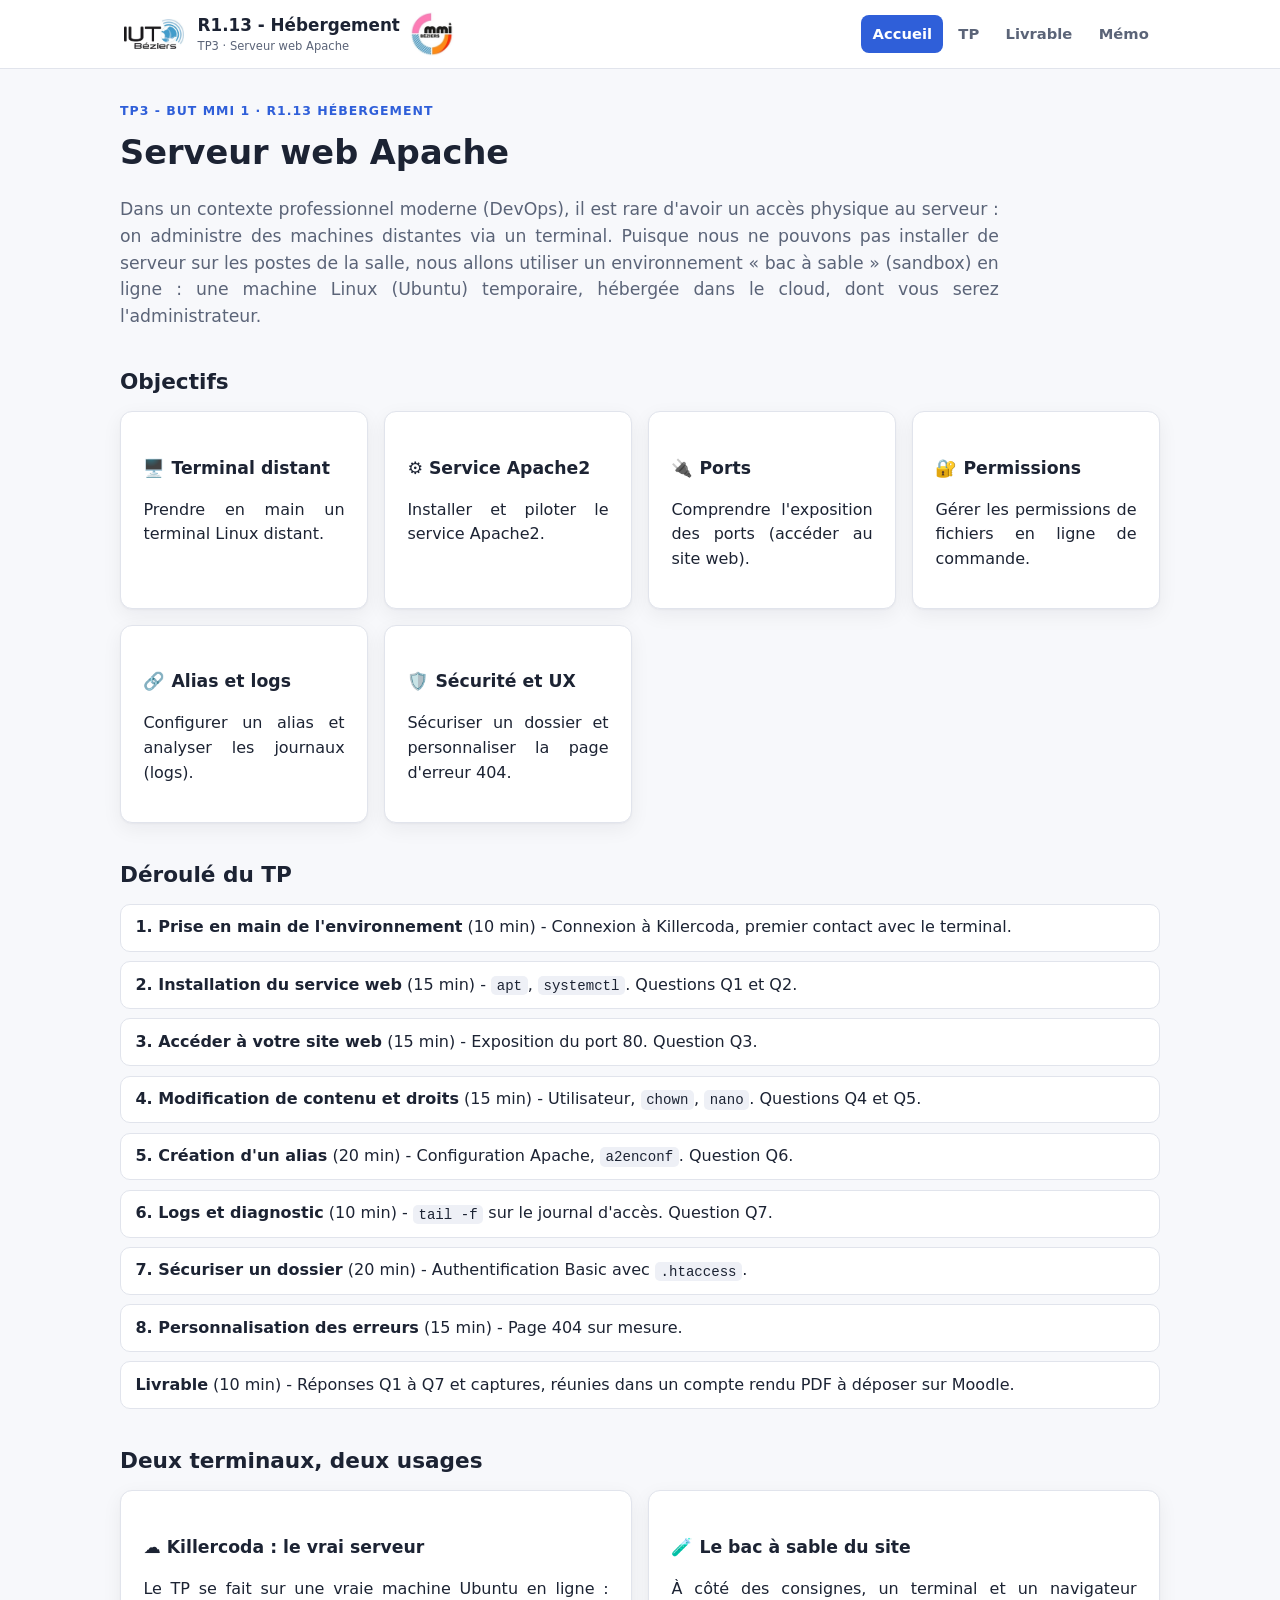
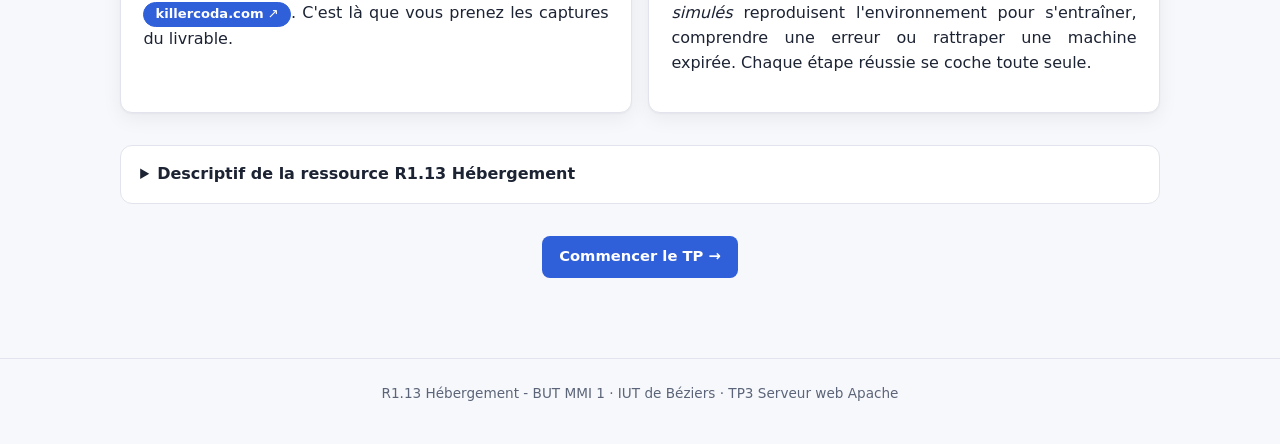
<file: index.html>
<!doctype html>
<html lang="fr">
  <head>
    <meta charset="UTF-8" />
    <meta name="viewport" content="width=device-width, initial-scale=1.0" />
    <title>R1.13 - TP3 Serveur web Apache</title>
    <link
      rel="icon"
      href="data:image/svg+xml,%3Csvg xmlns=%27http://www.w3.org/2000/svg%27 viewBox=%270 0 100 100%27%3E%3Crect x=%2716%27 y=%2710%27 width=%2768%27 height=%2780%27 rx=%278%27 fill=%27%231c2333%27/%3E%3Crect x=%2726%27 y=%2722%27 width=%2748%27 height=%2712%27 rx=%273%27 fill=%27%23dd4814%27/%3E%3Crect x=%2726%27 y=%2742%27 width=%2748%27 height=%2712%27 rx=%273%27 fill=%27%232f5fd9%27/%3E%3Ccircle cx=%2734%27 cy=%2772%27 r=%276%27 fill=%27%236ee7a8%27/%3E%3C/svg%3E"
    />
    <link rel="stylesheet" href="css/style.css" />
  </head>
  <body data-page="index">
    <a class="skip-link" href="#contenu">Aller au contenu</a>

    <header class="site-header">
      <nav class="nav-wrap">
        <a class="brand" href="index.html"
          ><img src="img/logo_iut.jpg" alt="" />
          <span
            >R1.13 - Hébergement
            <small>TP3 · Serveur web Apache</small></span
          ><img src="img/logo_mmi.jpg" alt="" />
        </a>
        <div class="site-nav">
          <a href="index.html" data-nav="index">Accueil</a>
          <a href="tp.html" data-nav="tp">TP</a>
          <a href="livrable.html" data-nav="livrable">Livrable</a>
          <a href="memo.html" data-nav="memo">Mémo</a>
        </div>
      </nav>
    </header>

    <main id="contenu">
      <p class="eyebrow">TP3 - BUT MMI 1 · R1.13 Hébergement</p>
      <h1>Serveur web Apache</h1>
      <p class="lede">
        Dans un contexte professionnel moderne (DevOps), il est rare d'avoir un
        accès physique au serveur : on administre des machines distantes via un
        terminal. Puisque nous ne pouvons pas installer de serveur sur les
        postes de la salle, nous allons utiliser un environnement « bac à
        sable » (sandbox) en ligne : une machine Linux (Ubuntu) temporaire,
        hébergée dans le cloud, dont vous serez l'administrateur.
      </p>

      <h2>Objectifs</h2>
      <div class="grid cols-3">
        <div class="card"><h3>🖥️ Terminal distant</h3><p>Prendre en main un terminal Linux distant.</p></div>
        <div class="card"><h3>⚙️ Service Apache2</h3><p>Installer et piloter le service Apache2.</p></div>
        <div class="card"><h3>🔌 Ports</h3><p>Comprendre l'exposition des ports (accéder au site web).</p></div>
        <div class="card"><h3>🔐 Permissions</h3><p>Gérer les permissions de fichiers en ligne de commande.</p></div>
        <div class="card"><h3>🔗 Alias et logs</h3><p>Configurer un alias et analyser les journaux (logs).</p></div>
        <div class="card"><h3>🛡️ Sécurité et UX</h3><p>Sécuriser un dossier et personnaliser la page d'erreur 404.</p></div>
      </div>

      <h2>Déroulé du TP</h2>
      <ul class="timeline">
        <li><span><strong>1. Prise en main de l'environnement</strong> (10 min) - Connexion à Killercoda, premier contact avec le terminal.</span></li>
        <li><span><strong>2. Installation du service web</strong> (15 min) - <code>apt</code>, <code>systemctl</code>. Questions Q1 et Q2.</span></li>
        <li><span><strong>3. Accéder à votre site web</strong> (15 min) - Exposition du port 80. Question Q3.</span></li>
        <li><span><strong>4. Modification de contenu et droits</strong> (15 min) - Utilisateur, <code>chown</code>, <code>nano</code>. Questions Q4 et Q5.</span></li>
        <li><span><strong>5. Création d'un alias</strong> (20 min) - Configuration Apache, <code>a2enconf</code>. Question Q6.</span></li>
        <li><span><strong>6. Logs et diagnostic</strong> (10 min) - <code>tail -f</code> sur le journal d'accès. Question Q7.</span></li>
        <li><span><strong>7. Sécuriser un dossier</strong> (20 min) - Authentification Basic avec <code>.htaccess</code>.</span></li>
        <li><span><strong>8. Personnalisation des erreurs</strong> (15 min) - Page 404 sur mesure.</span></li>
        <li><span><strong>Livrable</strong> (10 min) - Réponses Q1 à Q7 et captures, réunies dans un compte rendu PDF à déposer sur Moodle.</span></li>
      </ul>

      <h2>Deux terminaux, deux usages</h2>
      <div class="grid cols-2">
        <div class="card">
          <h3>☁️ Killercoda : le vrai serveur</h3>
          <p>
            Le TP se fait sur une vraie machine Ubuntu en ligne :
            <a class="etape-lien" href="https://killercoda.com/playgrounds/scenario/ubuntu" target="_blank" rel="noopener">killercoda.com</a>.
            C'est là que vous prenez les captures du livrable.
          </p>
        </div>
        <div class="card">
          <h3>🧪 Le bac à sable du site</h3>
          <p>
            À côté des consignes, un terminal et un navigateur <em>simulés</em>
            reproduisent l'environnement pour s'entraîner, comprendre une
            erreur ou rattraper une machine expirée. Chaque étape réussie se
            coche toute seule.
          </p>
        </div>
      </div>

      <details class="callout" style="margin-top: 2rem">
        <summary><strong>Descriptif de la ressource R1.13 Hébergement</strong></summary>
        <p>
          Objectif : comprendre le fonctionnement général d'internet et
          initier à l'administration de serveurs en gérant son poste de
          travail :
        </p>
        <ul>
          <li>Présentation de l'architecture de différents matériels (ordinateurs, tablettes, téléphones...) et découverte de ces éléments au travers des outils et interfaces des différents OS ;</li>
          <li>Découverte des systèmes d'exploitation (processus, système de fichiers, comptes et permissions, lignes de commande) ;</li>
          <li>Présentation d'Internet (historique, acteurs, normalisation) et de son fonctionnement (adressage, routage) ;</li>
          <li>Les applications sur Internet : modèle client/serveur, notion de ports (DNS, HTTP), expérimentation et visualisation des échanges via les outils de développement des navigateurs ;</li>
          <li>Installation et configuration d'un serveur Web local (gestion du service, fichiers de traces, permissions, alias...) ;</li>
          <li>Utilisation de serveurs distants : client FTP, client SSH ;</li>
          <li>Déploiement d'un site Web sur un serveur Web préconfiguré.</li>
        </ul>
        <p>TP : Nicolas MAURIN</p>
      </details>

      <p style="text-align: center; margin-top: 2rem">
        <a class="btn" href="tp.html">Commencer le TP &rarr;</a>
      </p>
    </main>

    <footer class="site-footer">
      R1.13 Hébergement - BUT MMI 1 · IUT de Béziers · TP3 Serveur web
      Apache
    </footer>

    <script src="js/main.js"></script>
  </body>
</html>
</file>
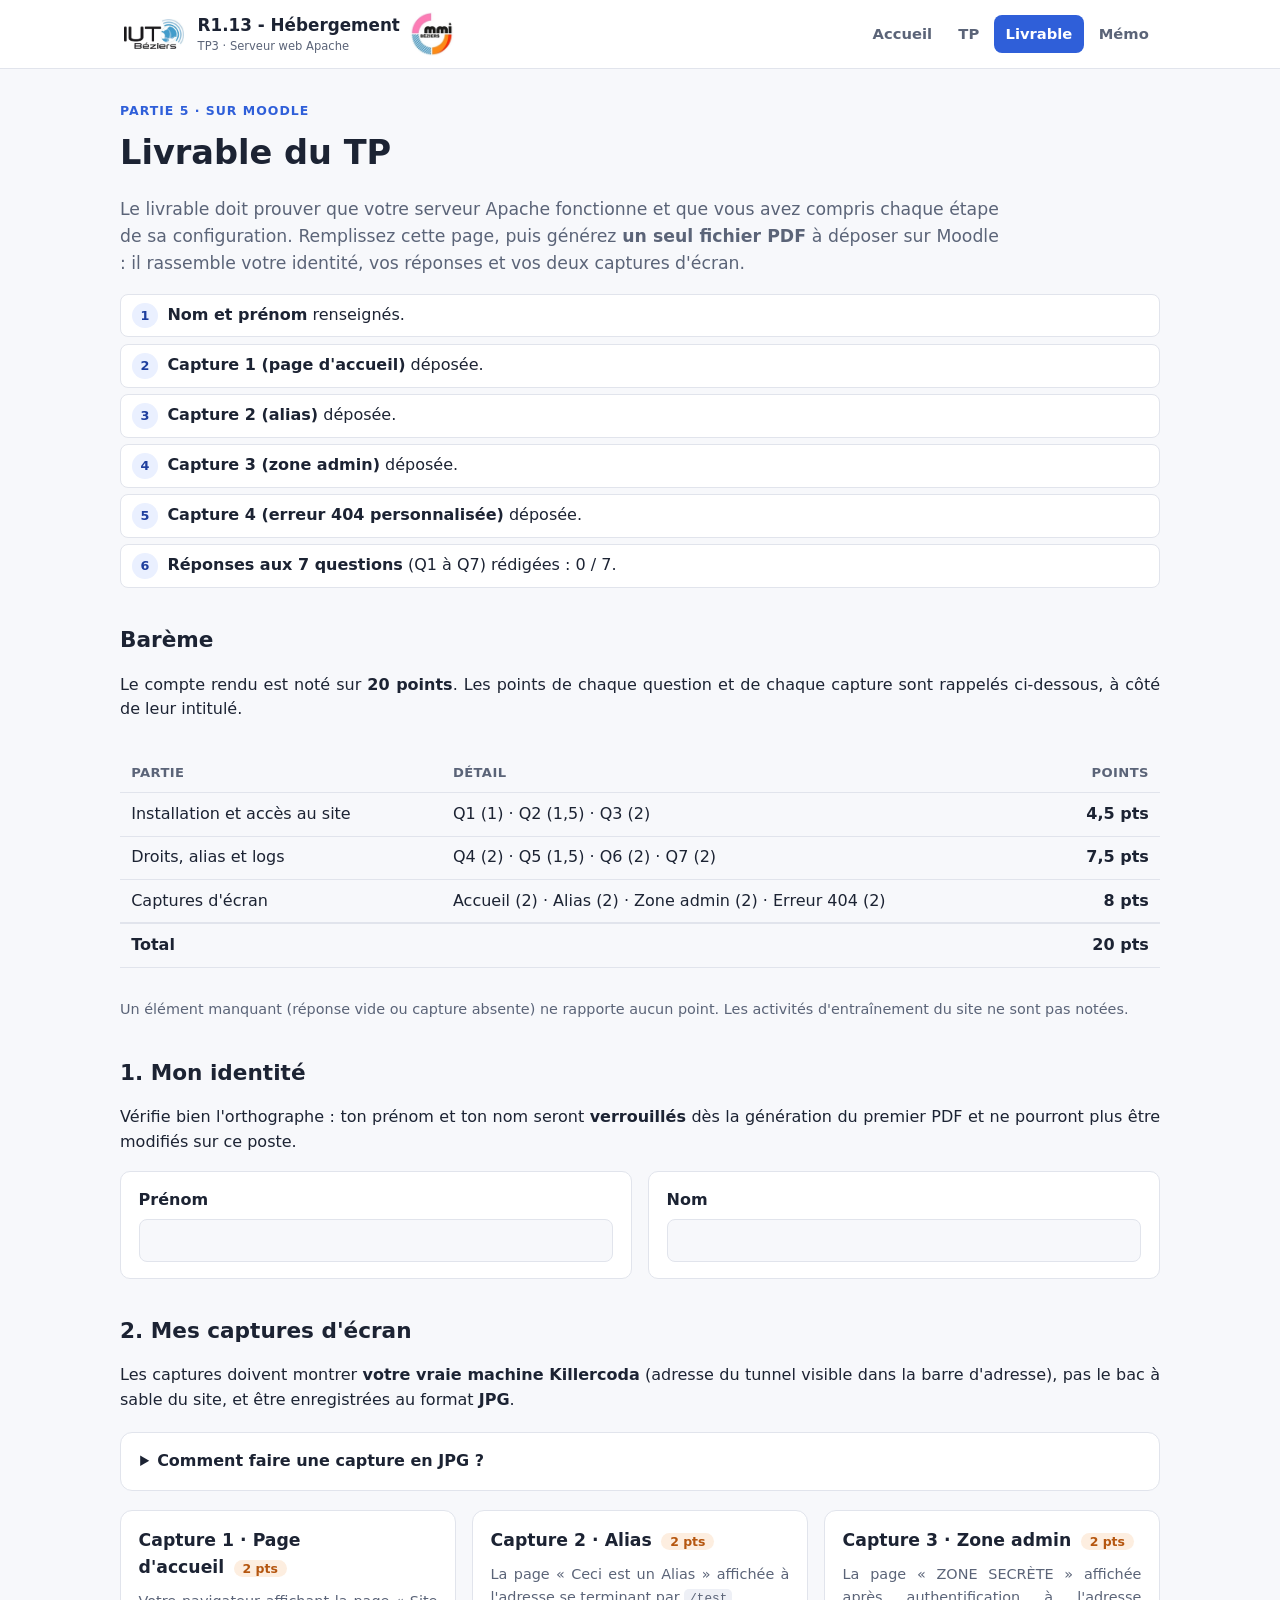
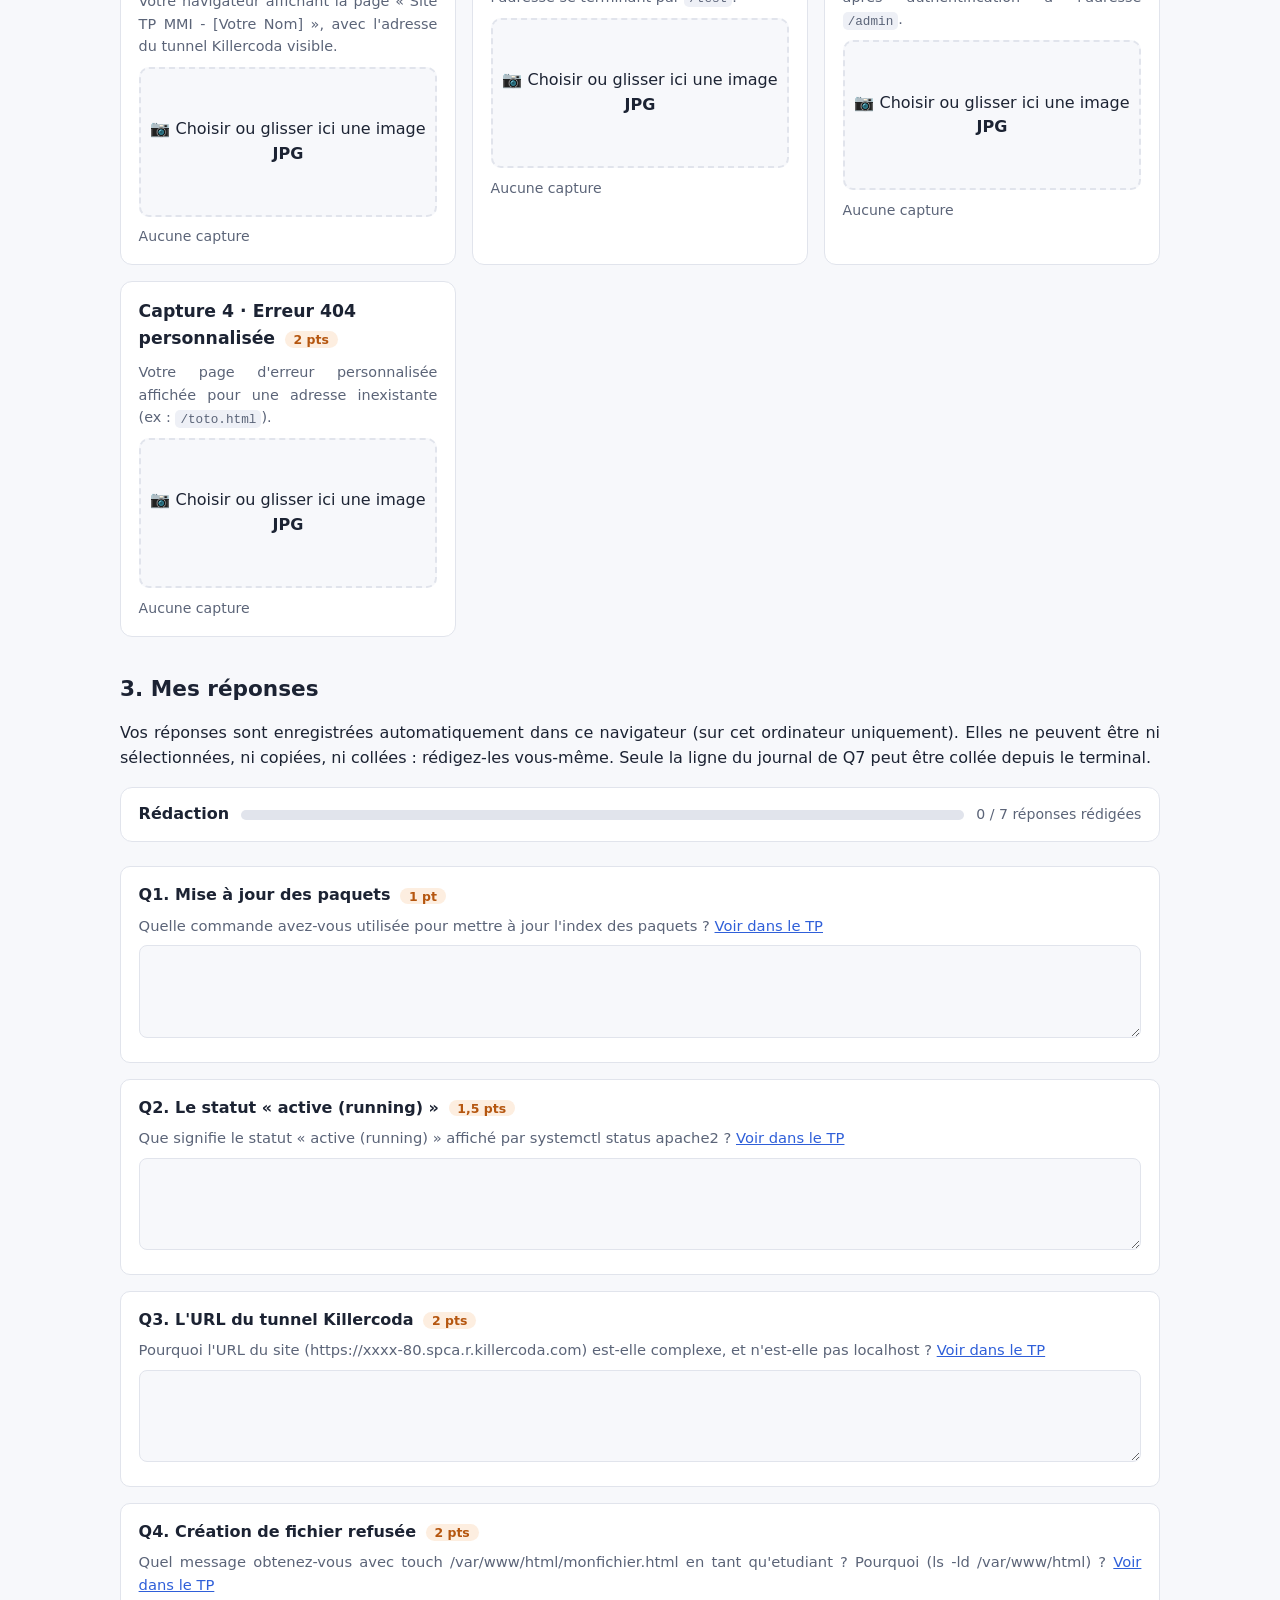
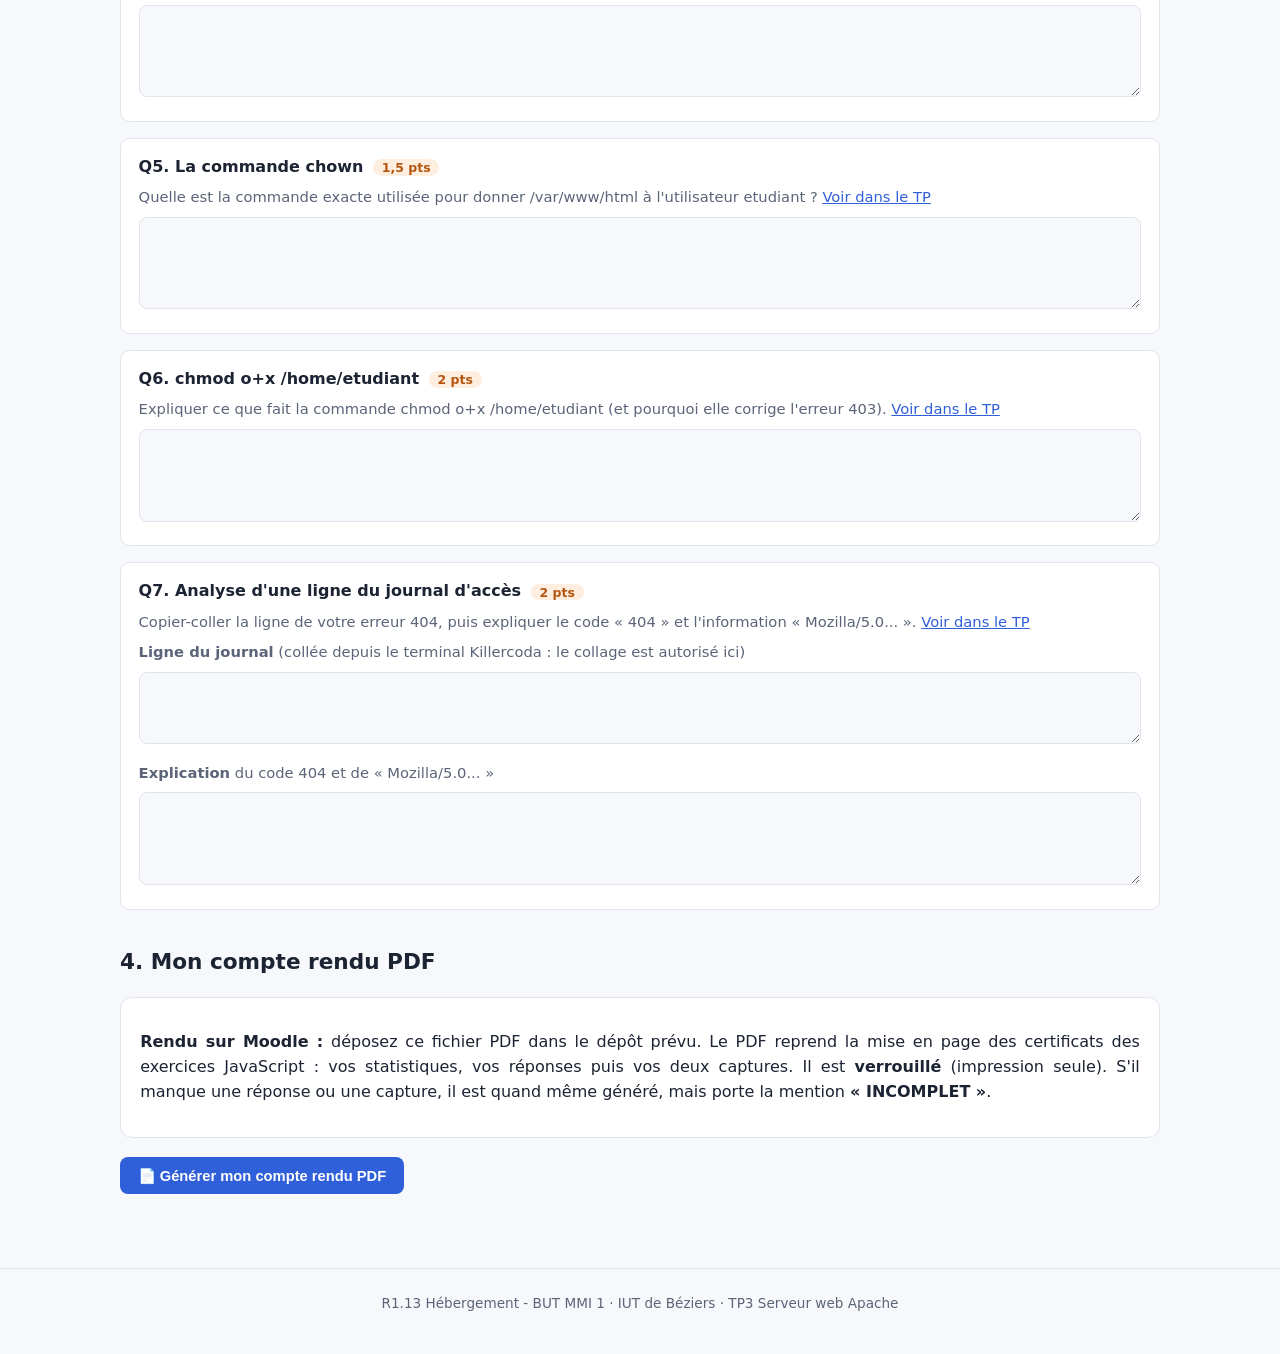
<file: livrable.html>
<!doctype html>
<html lang="fr">
  <head>
    <meta charset="UTF-8" />
    <meta name="viewport" content="width=device-width, initial-scale=1.0" />
    <title>Livrable - R1.13 TP3</title>
    <link
      rel="icon"
      href="data:image/svg+xml,%3Csvg xmlns=%27http://www.w3.org/2000/svg%27 viewBox=%270 0 100 100%27%3E%3Crect x=%2716%27 y=%2710%27 width=%2768%27 height=%2780%27 rx=%278%27 fill=%27%231c2333%27/%3E%3Crect x=%2726%27 y=%2722%27 width=%2748%27 height=%2712%27 rx=%273%27 fill=%27%23dd4814%27/%3E%3Crect x=%2726%27 y=%2742%27 width=%2748%27 height=%2712%27 rx=%273%27 fill=%27%232f5fd9%27/%3E%3Ccircle cx=%2734%27 cy=%2772%27 r=%276%27 fill=%27%236ee7a8%27/%3E%3C/svg%3E"
    />
    <link rel="stylesheet" href="css/style.css" />
  </head>
  <body data-page="livrable">
    <a class="skip-link" href="#contenu">Aller au contenu</a>

    <header class="site-header">
      <nav class="nav-wrap">
        <a class="brand" href="index.html"
          ><img src="img/logo_iut.jpg" alt="" />
          <span
            >R1.13 - Hébergement
            <small>TP3 · Serveur web Apache</small></span
          ><img src="img/logo_mmi.jpg" alt="" />
        </a>
        <div class="site-nav">
          <a href="index.html" data-nav="index">Accueil</a>
          <a href="tp.html" data-nav="tp">TP</a>
          <a href="livrable.html" data-nav="livrable">Livrable</a>
          <a href="memo.html" data-nav="memo">Mémo</a>
        </div>
      </nav>
    </header>

    <main id="contenu">
      <p class="eyebrow">Partie 5 · Sur Moodle</p>
      <h1>Livrable du TP</h1>
      <p class="lede">
        Le livrable doit prouver que votre serveur Apache fonctionne et que
        vous avez compris chaque étape de sa configuration. Remplissez cette page,
        puis générez <strong>un seul fichier PDF</strong> à déposer sur
        Moodle : il rassemble votre identité, vos réponses et vos deux
        captures d'écran.
      </p>

      <ol class="actions" id="etat-livrable">
        <li data-etat="identite"><span><strong>Nom et prénom</strong> renseignés.</span></li>
        <li data-etat="capture1"><span><strong>Capture 1 (page d'accueil)</strong> déposée.</span></li>
        <li data-etat="capture2"><span><strong>Capture 2 (alias)</strong> déposée.</span></li>
        <li data-etat="capture3"><span><strong>Capture 3 (zone admin)</strong> déposée.</span></li>
        <li data-etat="capture4"><span><strong>Capture 4 (erreur 404 personnalisée)</strong> déposée.</span></li>
        <li data-etat="reponses"><span><strong>Réponses aux 7 questions</strong> (Q1 à Q7) rédigées : <span id="reponses-compteur"></span>.</span></li>
      </ol>

      <h2>Barème</h2>
      <p>
        Le compte rendu est noté sur <strong>20 points</strong>. Les points de
        chaque question et de chaque capture sont rappelés ci-dessous, à côté
        de leur intitulé.
      </p>
      <div class="table-scroll">
        <table class="bareme">
          <thead><tr><th>Partie</th><th>Détail</th><th class="pts">Points</th></tr></thead>
          <tbody>
            <tr><td>Installation et accès au site</td><td>Q1 (1) · Q2 (1,5) · Q3 (2)</td><td class="pts">4,5 pts</td></tr>
            <tr><td>Droits, alias et logs</td><td>Q4 (2) · Q5 (1,5) · Q6 (2) · Q7 (2)</td><td class="pts">7,5 pts</td></tr>
            <tr><td>Captures d'écran</td><td>Accueil (2) · Alias (2) · Zone admin (2) · Erreur 404 (2)</td><td class="pts">8 pts</td></tr>
          </tbody>
          <tfoot><tr><td colspan="2">Total</td><td class="pts">20 pts</td></tr></tfoot>
        </table>
      </div>
      <p class="hint" style="color: var(--text-muted); font-size: 0.9rem">
        Un élément manquant (réponse vide ou capture absente) ne rapporte aucun
        point. Les activités d'entraînement du site ne sont pas notées.
      </p>

      <h2>1. Mon identité</h2>
      <p>
        Vérifie bien l'orthographe : ton prénom et ton nom seront
        <strong>verrouillés</strong> dès la génération du premier PDF et ne
        pourront plus être modifiés sur ce poste.
      </p>
      <div class="grid cols-2 identite">
        <div class="reponse">
          <label for="prenom">Prénom</label>
          <input id="prenom" type="text" autocomplete="given-name" />
        </div>
        <div class="reponse">
          <label for="nom">Nom</label>
          <input id="nom" type="text" autocomplete="family-name" />
        </div>
      </div>
      <p class="identite-verrou" id="identite-verrou" hidden></p>

      <h2>2. Mes captures d'écran</h2>
      <p>
        Les captures doivent montrer <strong>votre vraie machine
        Killercoda</strong> (adresse du tunnel visible dans la barre
        d'adresse), pas le bac à sable du site, et être enregistrées au
        format <strong>JPG</strong>.
      </p>
      <details class="callout">
        <summary><strong>Comment faire une capture en JPG ?</strong></summary>
        <ul>
          <li>
            <strong>Windows</strong> : <kbd>Windows</kbd> + <kbd>Maj</kbd> +
            <kbd>S</kbd>, sélectionner la zone du navigateur, cliquer sur la
            notification puis sur l'icône d'enregistrement, et choisir le type
            <em>JPG</em>.
          </li>
          <li>
            <strong>macOS</strong> : <kbd>⌘</kbd> + <kbd>Maj</kbd> +
            <kbd>4</kbd>, puis <kbd>Espace</kbd> et cliquer sur la fenêtre du
            navigateur. Le Mac enregistre en PNG : ouvrir l'image dans Aperçu,
            puis <em>Fichier &gt; Exporter…</em> au format <em>JPEG</em>.
          </li>
        </ul>
        <p>
          L'adresse complète (barre d'adresse) et le contenu de la page doivent
          être lisibles.
        </p>
      </details>
      <div class="grid cols-2">
        <div class="capture" data-capture="capture1">
          <h3 data-pts="2 pts">Capture 1 · Page d'accueil</h3>
          <p class="rappel">Votre navigateur affichant la page « Site TP MMI - [Votre Nom] », avec l'adresse du tunnel Killercoda visible.</p>
          <label class="depot">
            <input type="file" accept=".jpg,.jpeg,image/jpeg" />
            <span class="depot-texte">📷 Choisir ou glisser ici une image <strong>JPG</strong></span>
            <img class="depot-apercu" alt="Aperçu de la capture 1" hidden />
          </label>
          <div class="capture-pied">
            <span class="capture-etat" aria-live="polite">Aucune capture</span>
            <button type="button" class="popup-btn" data-retirer hidden>Retirer</button>
          </div>
        </div>
        <div class="capture" data-capture="capture2">
          <h3 data-pts="2 pts">Capture 2 · Alias</h3>
          <p class="rappel">La page « Ceci est un Alias » affichée à l'adresse se terminant par <code>/test</code>.</p>
          <label class="depot">
            <input type="file" accept=".jpg,.jpeg,image/jpeg" />
            <span class="depot-texte">📷 Choisir ou glisser ici une image <strong>JPG</strong></span>
            <img class="depot-apercu" alt="Aperçu de la capture 2" hidden />
          </label>
          <div class="capture-pied">
            <span class="capture-etat" aria-live="polite">Aucune capture</span>
            <button type="button" class="popup-btn" data-retirer hidden>Retirer</button>
          </div>
        </div>
        <div class="capture" data-capture="capture3">
          <h3 data-pts="2 pts">Capture 3 · Zone admin</h3>
          <p class="rappel">La page « ZONE SECRÈTE » affichée après authentification à l'adresse <code>/admin</code>.</p>
          <label class="depot">
            <input type="file" accept=".jpg,.jpeg,image/jpeg" />
            <span class="depot-texte">📷 Choisir ou glisser ici une image <strong>JPG</strong></span>
            <img class="depot-apercu" alt="Aperçu de la capture 3" hidden />
          </label>
          <div class="capture-pied">
            <span class="capture-etat" aria-live="polite">Aucune capture</span>
            <button type="button" class="popup-btn" data-retirer hidden>Retirer</button>
          </div>
        </div>
        <div class="capture" data-capture="capture4">
          <h3 data-pts="2 pts">Capture 4 · Erreur 404 personnalisée</h3>
          <p class="rappel">Votre page d'erreur personnalisée affichée pour une adresse inexistante (ex : <code>/toto.html</code>).</p>
          <label class="depot">
            <input type="file" accept=".jpg,.jpeg,image/jpeg" />
            <span class="depot-texte">📷 Choisir ou glisser ici une image <strong>JPG</strong></span>
            <img class="depot-apercu" alt="Aperçu de la capture 4" hidden />
          </label>
          <div class="capture-pied">
            <span class="capture-etat" aria-live="polite">Aucune capture</span>
            <button type="button" class="popup-btn" data-retirer hidden>Retirer</button>
          </div>
        </div>
      </div>

      <h2>3. Mes réponses</h2>
      <p>
        Vos réponses sont enregistrées automatiquement dans ce navigateur (sur
        cet ordinateur uniquement). Elles ne peuvent être ni sélectionnées, ni
        copiées, ni collées : rédigez-les vous-même. Seule la ligne du journal
        de Q7 peut être collée depuis le terminal.
      </p>
      <div class="scenario-toolbar">
        <strong>Rédaction</strong>
        <div class="progress"><span data-progress></span></div>
        <span class="progress-text" id="reponses-progression"></span>
      </div>
        <div class="reponse" id="bloc-q1" data-partie="0">
          <label for="q1" data-pts="1 pt">Q1. Mise à jour des paquets</label>
          <p class="rappel">Quelle commande avez-vous utilisée pour mettre à jour l'index des paquets ? <a href="tp.html">Voir dans le TP</a></p>
          <textarea id="q1" rows="3"></textarea>
        </div>
        <div class="reponse" id="bloc-q2" data-partie="0">
          <label for="q2" data-pts="1,5 pts">Q2. Le statut « active (running) »</label>
          <p class="rappel">Que signifie le statut « active (running) » affiché par systemctl status apache2 ? <a href="tp.html">Voir dans le TP</a></p>
          <textarea id="q2" rows="3"></textarea>
        </div>
        <div class="reponse" id="bloc-q3" data-partie="0">
          <label for="q3" data-pts="2 pts">Q3. L'URL du tunnel Killercoda</label>
          <p class="rappel">Pourquoi l'URL du site (https://xxxx-80.spca.r.killercoda.com) est-elle complexe, et n'est-elle pas localhost ? <a href="tp.html">Voir dans le TP</a></p>
          <textarea id="q3" rows="3"></textarea>
        </div>
        <div class="reponse" id="bloc-q4" data-partie="1">
          <label for="q4" data-pts="2 pts">Q4. Création de fichier refusée</label>
          <p class="rappel">Quel message obtenez-vous avec touch /var/www/html/monfichier.html en tant qu'etudiant ? Pourquoi (ls -ld /var/www/html) ? <a href="tp.html">Voir dans le TP</a></p>
          <textarea id="q4" rows="3"></textarea>
        </div>
        <div class="reponse" id="bloc-q5" data-partie="1">
          <label for="q5" data-pts="1,5 pts">Q5. La commande chown</label>
          <p class="rappel">Quelle est la commande exacte utilisée pour donner /var/www/html à l'utilisateur etudiant ? <a href="tp.html">Voir dans le TP</a></p>
          <textarea id="q5" rows="3"></textarea>
        </div>
        <div class="reponse" id="bloc-q6" data-partie="1">
          <label for="q6" data-pts="2 pts">Q6. chmod o+x /home/etudiant</label>
          <p class="rappel">Expliquer ce que fait la commande chmod o+x /home/etudiant (et pourquoi elle corrige l'erreur 403). <a href="tp.html">Voir dans le TP</a></p>
          <textarea id="q6" rows="3"></textarea>
        </div>
        <div class="reponse" id="bloc-q7" data-partie="1">
          <label for="q7log" data-pts="2 pts">Q7. Analyse d'une ligne du journal d'accès</label>
          <p class="rappel">Copier-coller la ligne de votre erreur 404, puis expliquer le code « 404 » et l'information « Mozilla/5.0... ». <a href="tp.html">Voir dans le TP</a></p>
          <p class="rappel" style="margin-top: 0.4rem"><strong>Ligne du journal</strong> (collée depuis le terminal Killercoda : le collage est autorisé ici)</p>
          <textarea id="q7log" rows="2" data-collage data-prefixe="Ligne du journal" spellcheck="false" style="font-family: ui-monospace, SFMono-Regular, Menlo, Consolas, monospace; font-size: 0.82rem"></textarea>
          <p class="rappel" style="margin-top: 0.6rem"><strong>Explication</strong> du code 404 et de « Mozilla/5.0... »</p>
          <textarea id="q7" rows="3" data-prefixe="Explication"></textarea>
        </div>

      <h2>4. Mon compte rendu PDF</h2>
      <div class="callout">
        <p>
          <strong>Rendu sur Moodle :</strong> déposez ce fichier PDF dans le
          dépôt prévu. Le PDF reprend la mise en page des certificats des exercices
          JavaScript : vos statistiques, vos réponses puis vos deux captures.
          Il est <strong>verrouillé</strong> (impression seule). S'il manque
          une réponse ou une capture, il est quand même généré, mais porte la
          mention <strong>« INCOMPLET »</strong>.
        </p>
      </div>
      <div class="barre-actions">
        <button type="button" class="btn" id="generer-pdf">📄 Générer mon compte rendu PDF</button>
      </div>
      <p id="pdf-info" aria-live="polite" class="feedback"></p>
    </main>

    <footer class="site-footer">
      R1.13 Hébergement - BUT MMI 1 · IUT de Béziers · TP3 Serveur web
      Apache
    </footer>

    <script src="js/main.js"></script>
    <script src="js/vendor/jspdf.umd.min.js"></script>
    <script src="js/certificat-logos.js"></script>
    <script src="js/compte-rendu.js"></script>
    <script src="js/livrable.js"></script>
  </body>
</html>
</file>
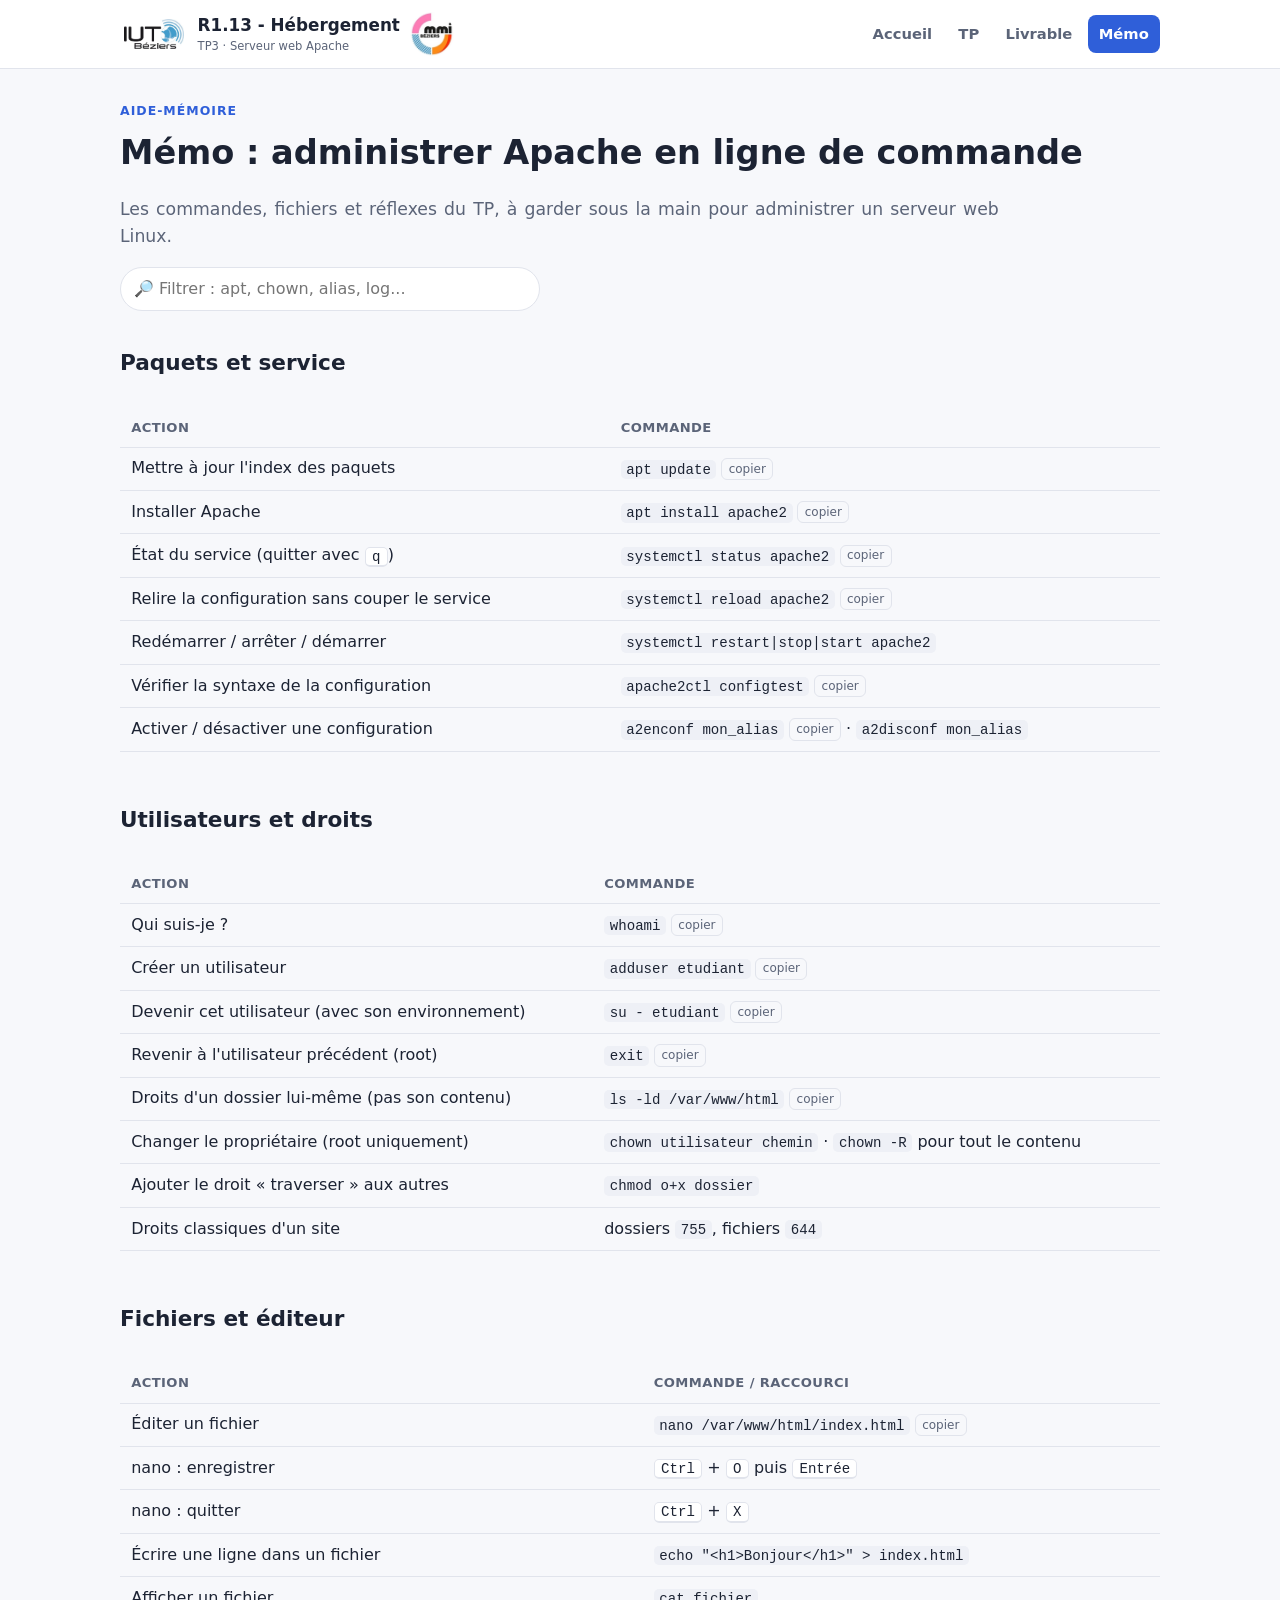
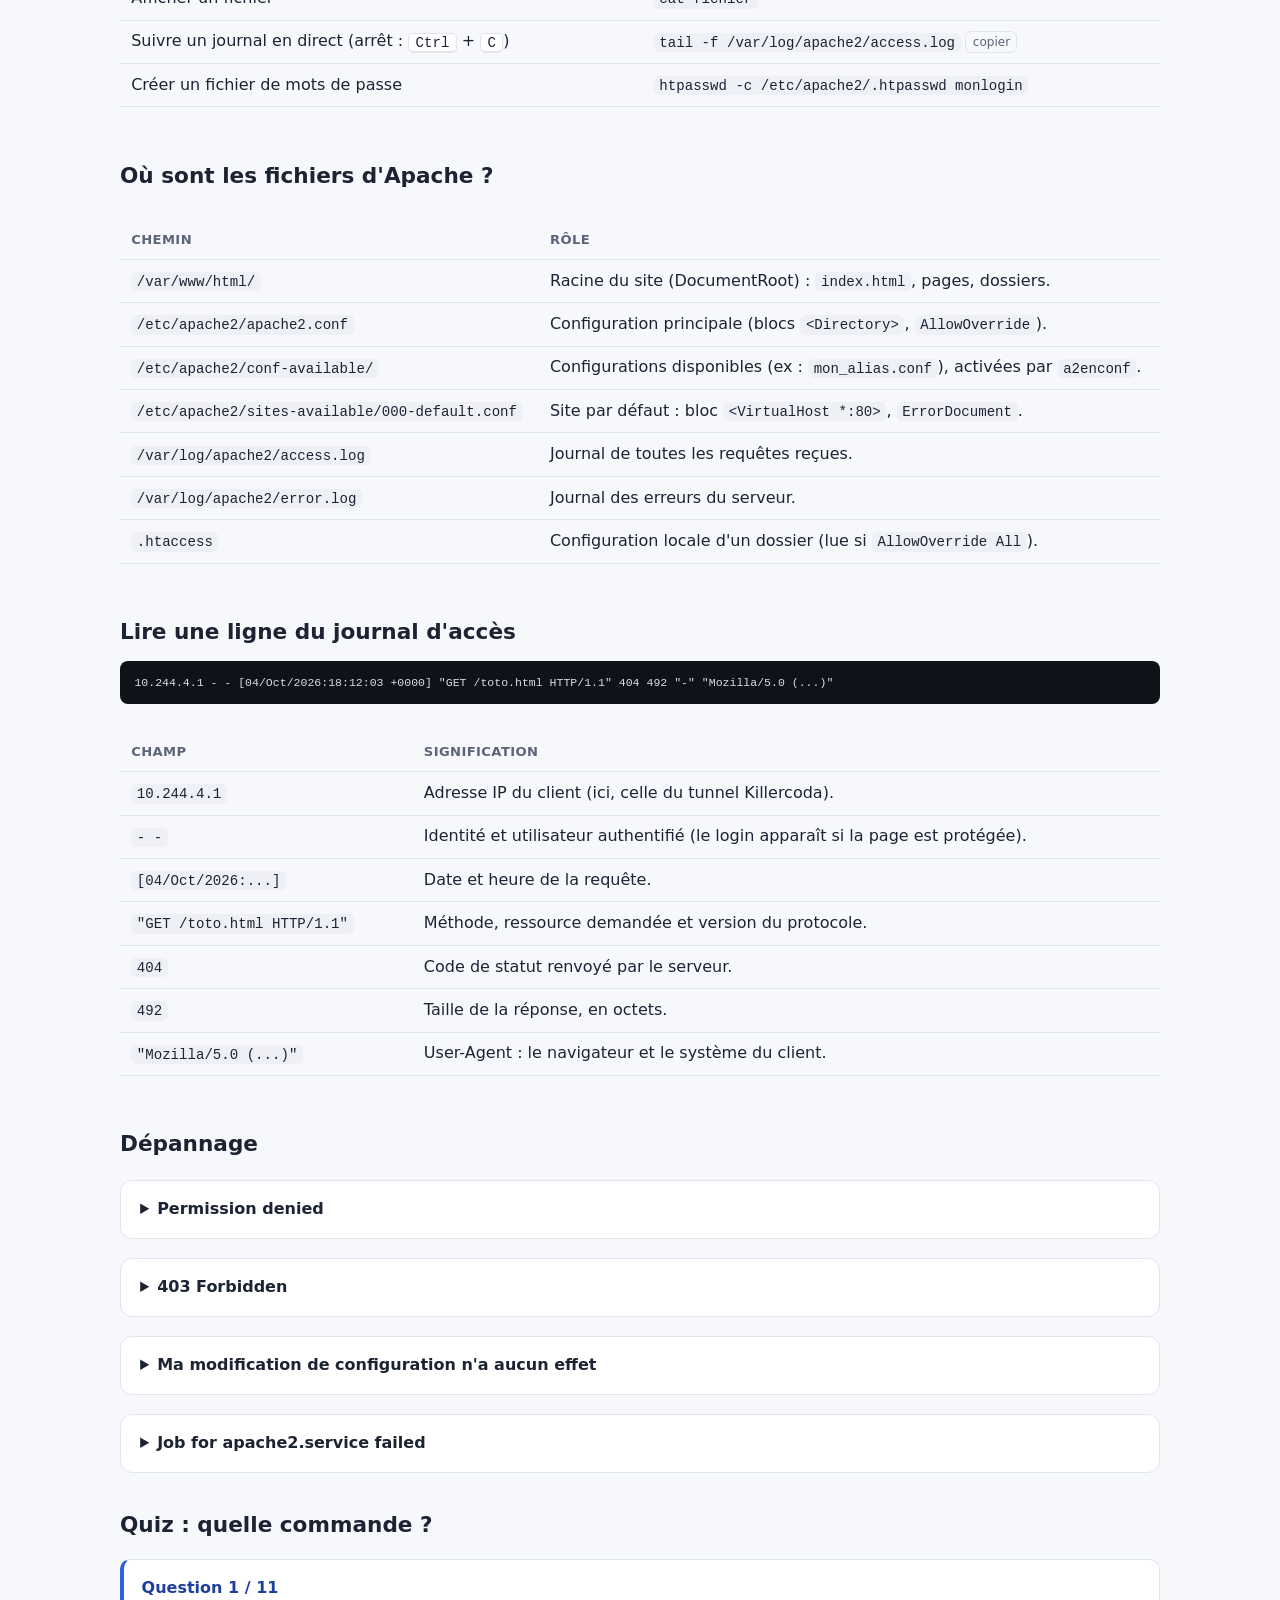
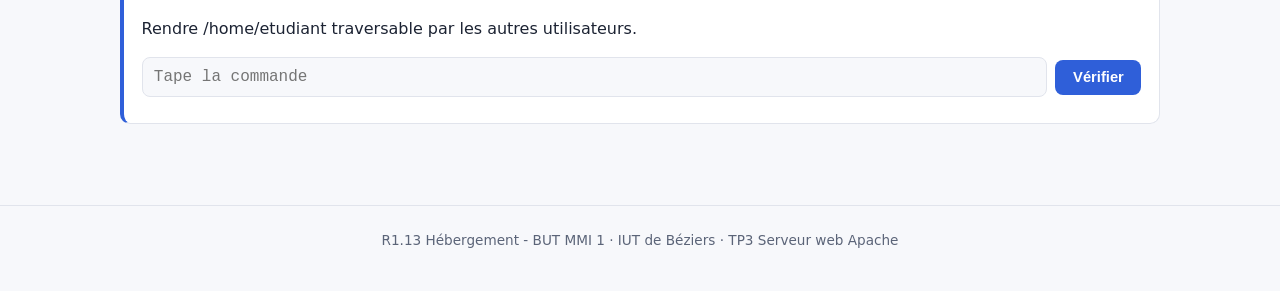
<file: memo.html>
<!doctype html>
<html lang="fr">
  <head>
    <meta charset="UTF-8" />
    <meta name="viewport" content="width=device-width, initial-scale=1.0" />
    <title>Mémo - R1.13 TP3</title>
    <link
      rel="icon"
      href="data:image/svg+xml,%3Csvg xmlns=%27http://www.w3.org/2000/svg%27 viewBox=%270 0 100 100%27%3E%3Crect x=%2716%27 y=%2710%27 width=%2768%27 height=%2780%27 rx=%278%27 fill=%27%231c2333%27/%3E%3Crect x=%2726%27 y=%2722%27 width=%2748%27 height=%2712%27 rx=%273%27 fill=%27%23dd4814%27/%3E%3Crect x=%2726%27 y=%2742%27 width=%2748%27 height=%2712%27 rx=%273%27 fill=%27%232f5fd9%27/%3E%3Ccircle cx=%2734%27 cy=%2772%27 r=%276%27 fill=%27%236ee7a8%27/%3E%3C/svg%3E"
    />
    <link rel="stylesheet" href="css/style.css" />
  </head>
  <body data-page="memo">
    <a class="skip-link" href="#contenu">Aller au contenu</a>

    <header class="site-header">
      <nav class="nav-wrap">
        <a class="brand" href="index.html"
          ><img src="img/logo_iut.jpg" alt="" />
          <span
            >R1.13 - Hébergement
            <small>TP3 · Serveur web Apache</small></span
          ><img src="img/logo_mmi.jpg" alt="" />
        </a>
        <div class="site-nav">
          <a href="index.html" data-nav="index">Accueil</a>
          <a href="tp.html" data-nav="tp">TP</a>
          <a href="livrable.html" data-nav="livrable">Livrable</a>
          <a href="memo.html" data-nav="memo">Mémo</a>
        </div>
      </nav>
    </header>

    <main id="contenu">
      <p class="eyebrow">Aide-mémoire</p>
      <h1>Mémo : administrer Apache en ligne de commande</h1>
      <p class="lede">
        Les commandes, fichiers et réflexes du TP, à garder sous la main pour
        administrer un serveur web Linux.
      </p>

      <p>
        <input class="filtre" id="filtre" type="search" placeholder="🔎 Filtrer : apt, chown, alias, log..." aria-label="Filtrer les tableaux" />
      </p>

      <h2>Paquets et service</h2>
      <div class="table-scroll">
        <table data-filtrable>
          <thead><tr><th>Action</th><th>Commande</th></tr></thead>
          <tbody>
            <tr><td>Mettre à jour l'index des paquets</td><td><code data-copie>apt update</code></td></tr>
            <tr><td>Installer Apache</td><td><code data-copie>apt install apache2</code></td></tr>
            <tr><td>État du service (quitter avec <kbd>q</kbd>)</td><td><code data-copie>systemctl status apache2</code></td></tr>
            <tr><td>Relire la configuration sans couper le service</td><td><code data-copie>systemctl reload apache2</code></td></tr>
            <tr><td>Redémarrer / arrêter / démarrer</td><td><code>systemctl restart|stop|start apache2</code></td></tr>
            <tr><td>Vérifier la syntaxe de la configuration</td><td><code data-copie>apache2ctl configtest</code></td></tr>
            <tr><td>Activer / désactiver une configuration</td><td><code data-copie>a2enconf mon_alias</code> · <code>a2disconf mon_alias</code></td></tr>
          </tbody>
        </table>
      </div>

      <h2>Utilisateurs et droits</h2>
      <div class="table-scroll">
        <table data-filtrable>
          <thead><tr><th>Action</th><th>Commande</th></tr></thead>
          <tbody>
            <tr><td>Qui suis-je ?</td><td><code data-copie>whoami</code></td></tr>
            <tr><td>Créer un utilisateur</td><td><code data-copie>adduser etudiant</code></td></tr>
            <tr><td>Devenir cet utilisateur (avec son environnement)</td><td><code data-copie>su - etudiant</code></td></tr>
            <tr><td>Revenir à l'utilisateur précédent (root)</td><td><code data-copie>exit</code></td></tr>
            <tr><td>Droits d'un dossier lui-même (pas son contenu)</td><td><code data-copie>ls -ld /var/www/html</code></td></tr>
            <tr><td>Changer le propriétaire (root uniquement)</td><td><code>chown utilisateur chemin</code> · <code>chown -R</code> pour tout le contenu</td></tr>
            <tr><td>Ajouter le droit « traverser » aux autres</td><td><code>chmod o+x dossier</code></td></tr>
            <tr><td>Droits classiques d'un site</td><td>dossiers <code>755</code>, fichiers <code>644</code></td></tr>
          </tbody>
        </table>
      </div>

      <h2>Fichiers et éditeur</h2>
      <div class="table-scroll">
        <table data-filtrable>
          <thead><tr><th>Action</th><th>Commande / raccourci</th></tr></thead>
          <tbody>
            <tr><td>Éditer un fichier</td><td><code data-copie>nano /var/www/html/index.html</code></td></tr>
            <tr><td>nano : enregistrer</td><td><kbd>Ctrl</kbd> + <kbd>O</kbd> puis <kbd>Entrée</kbd></td></tr>
            <tr><td>nano : quitter</td><td><kbd>Ctrl</kbd> + <kbd>X</kbd></td></tr>
            <tr><td>Écrire une ligne dans un fichier</td><td><code>echo "&lt;h1&gt;Bonjour&lt;/h1&gt;" &gt; index.html</code></td></tr>
            <tr><td>Afficher un fichier</td><td><code>cat fichier</code></td></tr>
            <tr><td>Suivre un journal en direct (arrêt : <kbd>Ctrl</kbd> + <kbd>C</kbd>)</td><td><code data-copie>tail -f /var/log/apache2/access.log</code></td></tr>
            <tr><td>Créer un fichier de mots de passe</td><td><code>htpasswd -c /etc/apache2/.htpasswd monlogin</code></td></tr>
          </tbody>
        </table>
      </div>

      <h2>Où sont les fichiers d'Apache ?</h2>
      <div class="table-scroll">
        <table data-filtrable>
          <thead><tr><th>Chemin</th><th>Rôle</th></tr></thead>
          <tbody>
            <tr><td><code>/var/www/html/</code></td><td>Racine du site (DocumentRoot) : <code>index.html</code>, pages, dossiers.</td></tr>
            <tr><td><code>/etc/apache2/apache2.conf</code></td><td>Configuration principale (blocs <code>&lt;Directory&gt;</code>, <code>AllowOverride</code>).</td></tr>
            <tr><td><code>/etc/apache2/conf-available/</code></td><td>Configurations disponibles (ex : <code>mon_alias.conf</code>), activées par <code>a2enconf</code>.</td></tr>
            <tr><td><code>/etc/apache2/sites-available/000-default.conf</code></td><td>Site par défaut : bloc <code>&lt;VirtualHost *:80&gt;</code>, <code>ErrorDocument</code>.</td></tr>
            <tr><td><code>/var/log/apache2/access.log</code></td><td>Journal de toutes les requêtes reçues.</td></tr>
            <tr><td><code>/var/log/apache2/error.log</code></td><td>Journal des erreurs du serveur.</td></tr>
            <tr><td><code>.htaccess</code></td><td>Configuration locale d'un dossier (lue si <code>AllowOverride All</code>).</td></tr>
          </tbody>
        </table>
      </div>

      <h2>Lire une ligne du journal d'accès</h2>
      <pre class="conf"><code>10.244.4.1 - - [04/Oct/2026:18:12:03 +0000] "GET /toto.html HTTP/1.1" 404 492 "-" "Mozilla/5.0 (...)"</code></pre>
      <div class="table-scroll">
        <table data-filtrable>
          <thead><tr><th>Champ</th><th>Signification</th></tr></thead>
          <tbody>
            <tr><td><code>10.244.4.1</code></td><td>Adresse IP du client (ici, celle du tunnel Killercoda).</td></tr>
            <tr><td><code>- -</code></td><td>Identité et utilisateur authentifié (le login apparaît si la page est protégée).</td></tr>
            <tr><td><code>[04/Oct/2026:...]</code></td><td>Date et heure de la requête.</td></tr>
            <tr><td><code>"GET /toto.html HTTP/1.1"</code></td><td>Méthode, ressource demandée et version du protocole.</td></tr>
            <tr><td><code>404</code></td><td>Code de statut renvoyé par le serveur.</td></tr>
            <tr><td><code>492</code></td><td>Taille de la réponse, en octets.</td></tr>
            <tr><td><code>"Mozilla/5.0 (...)"</code></td><td>User-Agent : le navigateur et le système du client.</td></tr>
          </tbody>
        </table>
      </div>

      <h2>Dépannage</h2>
      <details class="callout">
        <summary><strong>Permission denied</strong></summary>
        <p>L'utilisateur courant n'a pas le droit d'écriture (<code>w</code>) sur le dossier ou le fichier. Vérifie avec <code>whoami</code> et <code>ls -ld</code>, puis corrige en root avec <code>chown</code> ou <code>chmod</code>.</p>
      </details>
      <details class="callout">
        <summary><strong>403 Forbidden</strong></summary>
        <p>Apache (utilisateur <code>www-data</code>) ne peut pas atteindre ou lire le fichier : il manque le droit <code>x</code> sur un dossier parent (<code>chmod o+x</code>), le droit <code>r</code> sur le fichier, ou une section <code>&lt;Directory&gt;</code> avec <code>Require all granted</code>.</p>
      </details>
      <details class="callout">
        <summary><strong>Ma modification de configuration n'a aucun effet</strong></summary>
        <p>Apache ne relit sa configuration qu'au <code>systemctl reload apache2</code>. Une nouvelle configuration dans <code>conf-available</code> doit aussi être activée avec <code>a2enconf</code>.</p>
      </details>
      <details class="callout">
        <summary><strong>Job for apache2.service failed</strong></summary>
        <p>Erreur de syntaxe dans un fichier de configuration : lance <code>apache2ctl configtest</code> pour trouver la ligne fautive.</p>
      </details>

      <h2>Quiz : quelle commande ?</h2>
      <div class="question" id="quiz-cmd">
        <p class="q-titre"><span class="q-compte"></span></p>
        <p class="q-enonce"></p>
        <form>
          <input type="text" spellcheck="false" autocomplete="off" autocapitalize="off" aria-label="Commande" placeholder="Tape la commande" style="font-family: ui-monospace, SFMono-Regular, Menlo, Consolas, monospace" />
          <button class="btn" type="submit">Vérifier</button>
        </form>
        <p class="feedback" aria-live="polite"></p>
      </div>
    </main>

    <footer class="site-footer">
      R1.13 Hébergement - BUT MMI 1 · IUT de Béziers · TP3 Serveur web
      Apache
    </footer>

    <script src="js/main.js"></script>
    <script src="js/memo.js"></script>
  </body>
</html>
</file>
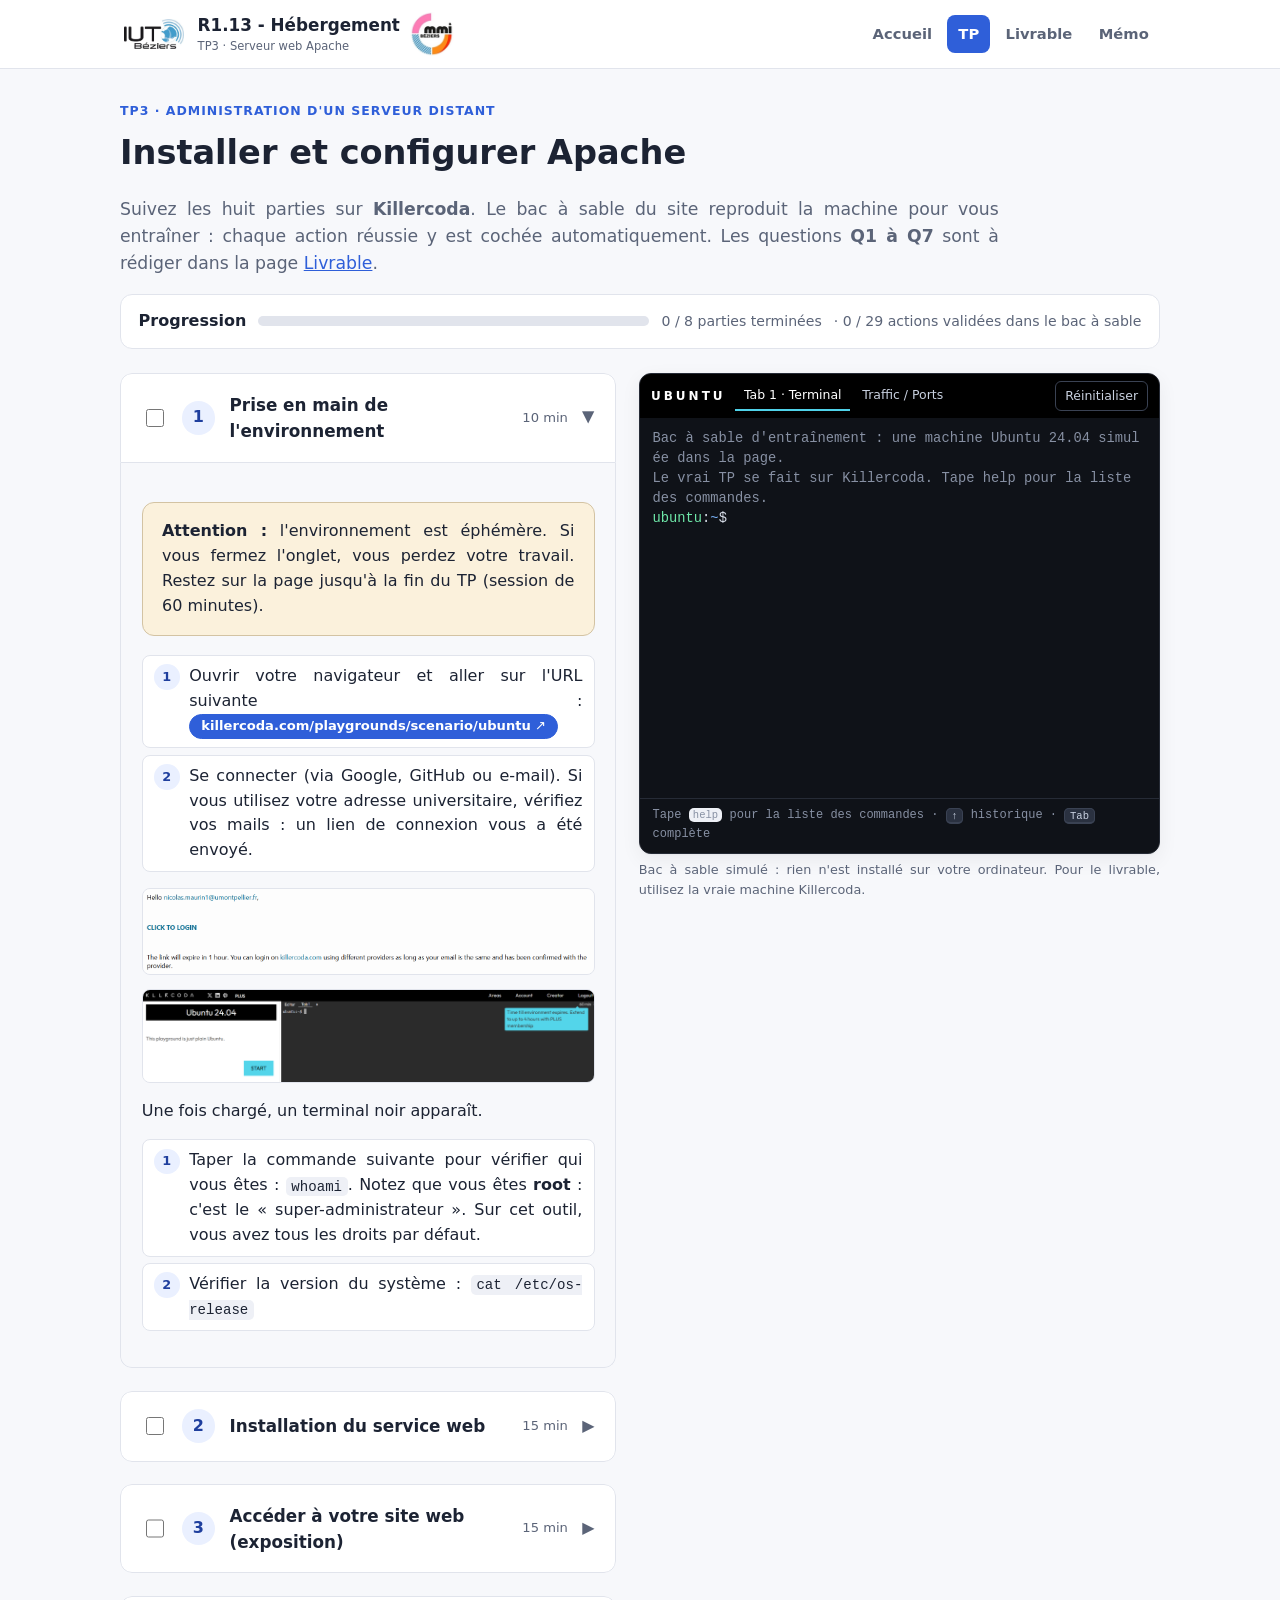
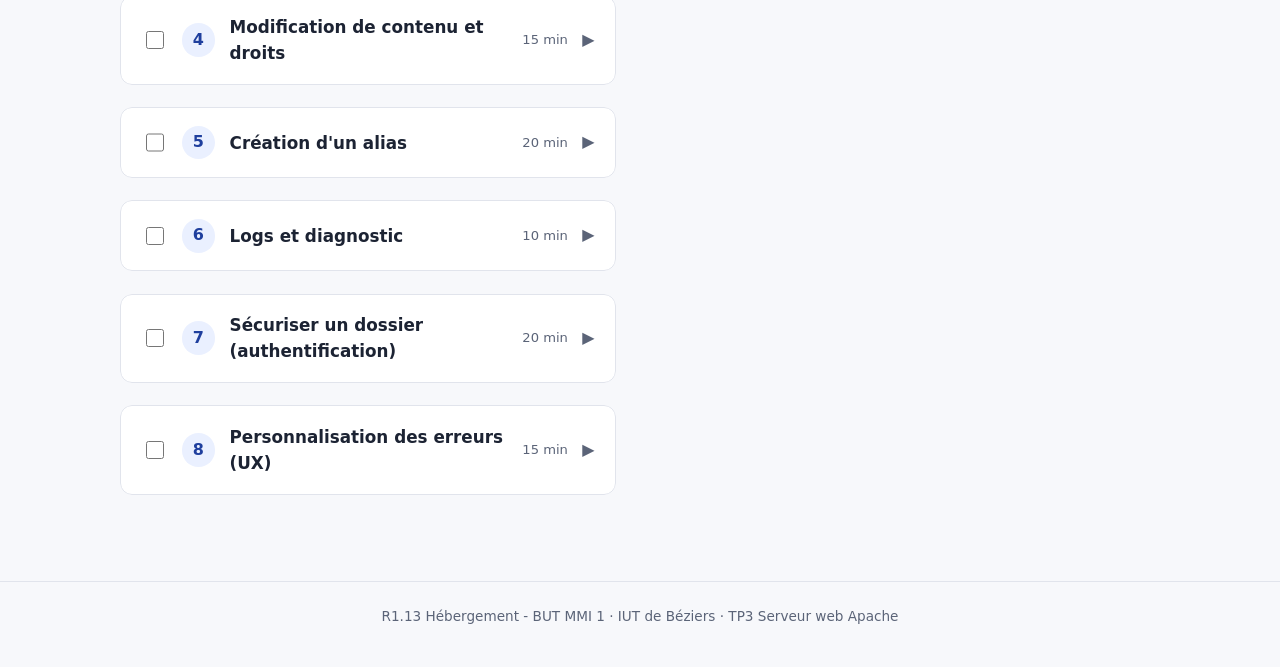
<file: tp.html>
<!doctype html>
<html lang="fr">
  <head>
    <meta charset="UTF-8" />
    <meta name="viewport" content="width=device-width, initial-scale=1.0" />
    <title>TP - R1.13 TP3 Serveur web Apache</title>
    <link
      rel="icon"
      href="data:image/svg+xml,%3Csvg xmlns=%27http://www.w3.org/2000/svg%27 viewBox=%270 0 100 100%27%3E%3Crect x=%2716%27 y=%2710%27 width=%2768%27 height=%2780%27 rx=%278%27 fill=%27%231c2333%27/%3E%3Crect x=%2726%27 y=%2722%27 width=%2748%27 height=%2712%27 rx=%273%27 fill=%27%23dd4814%27/%3E%3Crect x=%2726%27 y=%2742%27 width=%2748%27 height=%2712%27 rx=%273%27 fill=%27%232f5fd9%27/%3E%3Ccircle cx=%2734%27 cy=%2772%27 r=%276%27 fill=%27%236ee7a8%27/%3E%3C/svg%3E"
    />
    <link rel="stylesheet" href="css/style.css" />
  </head>
  <body data-page="tp">
    <a class="skip-link" href="#contenu">Aller au contenu</a>

    <header class="site-header">
      <nav class="nav-wrap">
        <a class="brand" href="index.html"
          ><img src="img/logo_iut.jpg" alt="" />
          <span
            >R1.13 - Hébergement
            <small>TP3 · Serveur web Apache</small></span
          ><img src="img/logo_mmi.jpg" alt="" />
        </a>
        <div class="site-nav">
          <a href="index.html" data-nav="index">Accueil</a>
          <a href="tp.html" data-nav="tp">TP</a>
          <a href="livrable.html" data-nav="livrable">Livrable</a>
          <a href="memo.html" data-nav="memo">Mémo</a>
        </div>
      </nav>
    </header>

    <main id="contenu">
      <p class="eyebrow">TP3 · Administration d'un serveur distant</p>
      <h1>Installer et configurer Apache</h1>
      <p class="lede">
        Suivez les huit parties sur <strong>Killercoda</strong>. Le bac à
        sable du site reproduit la machine pour vous entraîner : chaque
        action réussie y est cochée automatiquement. Les questions
        <strong>Q1 à Q7</strong> sont à rédiger dans la page
        <a href="livrable.html">Livrable</a>.
      </p>

      <div class="scenario-toolbar">
        <strong>Progression</strong>
        <div class="progress"><span data-progress></span></div>
        <span class="progress-text" data-progress-text></span>
        <span class="progress-text" id="missions-compte"></span>
      </div>

      <div class="atelier tp">
        <div>
      <section class="scenario" id="etape-1" data-etape>
        <div class="scenario-head" role="button" tabindex="0" aria-expanded="false">
          <input type="checkbox" class="scenario-check" aria-label="Partie 1 terminée" />
          <span class="scenario-num">1</span>
          <h3>Prise en main de l'environnement</h3>
          <span class="scenario-meta">10 min</span>
          <span class="scenario-caret" aria-hidden="true">▶</span>
        </div>
        <div class="scenario-body">
          <div class="callout warn"><p><strong>Attention :</strong> l'environnement est éphémère. Si vous fermez l'onglet, vous perdez votre travail. Restez sur la page jusqu'à la fin du TP (session de 60 minutes).</p></div>
          <ol class="actions">
            <li><span>Ouvrir votre navigateur et aller sur l'URL suivante : <a class="etape-lien" href="https://killercoda.com/playgrounds/scenario/ubuntu" target="_blank" rel="noopener">killercoda.com/playgrounds/scenario/ubuntu</a></span></li>
            <li><span>Se connecter (via Google, GitHub ou e-mail). Si vous utilisez votre adresse universitaire, vérifiez vos mails : un lien de connexion vous a été envoyé.</span></li>
          </ol>
          <figure class="etape-figure" style="max-width: 640px"><img src="img/image1.png" alt="Courriel de Killercoda contenant le lien « CLICK TO LOGIN », valable une heure." /></figure>
          <figure class="etape-figure"><img src="img/image2.png" alt="Interface Killercoda : à gauche la présentation « Ubuntu 24.04 » et le bouton START, à droite le terminal avec l'invite ubuntu:~$ et la durée restante de 60 minutes." /></figure>
          <p>Une fois chargé, un terminal noir apparaît.</p>
          <ol class="actions">
            <li data-mission="whoami"><span>Taper la commande suivante pour vérifier qui vous êtes : <code>whoami</code>. Notez que vous êtes <strong>root</strong> : c'est le « super-administrateur ». Sur cet outil, vous avez tous les droits par défaut.</span></li>
            <li data-mission="osrelease"><span>Vérifier la version du système : <code>cat /etc/os-release</code></span></li>
          </ol>
        </div>
      </section>
      <section class="scenario" id="etape-2" data-etape>
        <div class="scenario-head" role="button" tabindex="0" aria-expanded="false">
          <input type="checkbox" class="scenario-check" aria-label="Partie 2 terminée" />
          <span class="scenario-num">2</span>
          <h3>Installation du service web</h3>
          <span class="scenario-meta">15 min</span>
          <span class="scenario-caret" aria-hidden="true">▶</span>
        </div>
        <div class="scenario-body">
          <p>L'objectif est d'installer le serveur HTTP Apache.</p>
          <ol class="actions">
            <li data-mission="update"><span><strong>Mise à jour :</strong> avant toute installation, mettre à jour l'index des paquets disponibles.</span></li>
          </ol>
          <div class="q-sujet">
            <p><span class="q-num">Q1</span>Quelle commande avez-vous utilisée pour mettre à jour l'index des paquets ?</p>
            <p class="q-lien"><a href="livrable.html#q1">Rédiger ma réponse &rarr;</a></p>
          </div>
          <ol class="actions">
            <li data-mission="install"><span><strong>Installation :</strong> installer le paquet <code>apache2</code>. La commande pour installer le serveur Apache 2 sur une distribution de type Debian ou Ubuntu (comme celle utilisée sur Killercoda) est : <code>apt install apache2</code></span></li>
            <li data-mission="status"><span><strong>Vérification du service :</strong> vérifier que le service est bien lancé avec la commande <code>systemctl status apache2</code>.</span></li>
          </ol>
          <figure class="etape-figure" style="max-width: 420px"><img src="img/image3.png" alt="Sortie de systemctl status apache2 : service chargé et activé, Active: active (running), processus apache2 listés, puis lines 1-16/16 (END)." /></figure>
          <div class="q-sujet">
            <p><span class="q-num">Q2</span>Que signifie le statut « active (running) » ?</p>
            <p class="q-lien"><a href="livrable.html#q2">Rédiger ma réponse &rarr;</a></p>
          </div>
          <ol class="actions">
            <li data-mission="pager"><span>Appuyer sur la touche <kbd>q</kbd> pour sortir du mode de visualisation du statut.</span></li>
          </ol>
        </div>
      </section>
      <section class="scenario" id="etape-3" data-etape>
        <div class="scenario-head" role="button" tabindex="0" aria-expanded="false">
          <input type="checkbox" class="scenario-check" aria-label="Partie 3 terminée" />
          <span class="scenario-num">3</span>
          <h3>Accéder à votre site web (exposition)</h3>
          <span class="scenario-meta">15 min</span>
          <span class="scenario-caret" aria-hidden="true">▶</span>
        </div>
        <div class="scenario-body">
          <p>Sur une machine locale, vous taperiez <code>localhost</code> dans le navigateur. Ici, le serveur est distant : Killercoda permet d'ouvrir un « tunnel » pour voir le site.</p>
          <ol class="actions">
            <li><span><strong>Repérer l'outil de ports :</strong> cliquer, dans l'interface de Killercoda, sur le menu en haut à droite, à côté de l'horloge du temps restant dans la session. Puis sélectionner « Traffic / Ports ».</span></li>
            <li data-mission="port"><span><strong>Ouvrir le port 80</strong> (le port standard du web HTTP) : un nouvel onglet s'ouvre avec la page par défaut d'Apache. Dans le bac à sable : onglet « Traffic / Ports ».</span></li>
          </ol>
          <div class="q-sujet">
            <p><span class="q-num">Q3</span>Regarder l'URL dans la barre d'adresse de ce nouvel onglet. Ce n'est pas <code>localhost</code>. Expliquer brièvement pourquoi l'URL est complexe (ex : <code>https://xxxx-80.spca.r.killercoda.com</code>).</p>
            <p class="q-lien"><a href="livrable.html#q3">Rédiger ma réponse &rarr;</a></p>
          </div>
          <p>Laisser cet onglet ouvert : il servira à vérifier votre travail.</p>
        </div>
      </section>
      <section class="scenario" id="etape-4" data-etape>
        <div class="scenario-head" role="button" tabindex="0" aria-expanded="false">
          <input type="checkbox" class="scenario-check" aria-label="Partie 4 terminée" />
          <span class="scenario-num">4</span>
          <h3>Modification de contenu et droits</h3>
          <span class="scenario-meta">15 min</span>
          <span class="scenario-caret" aria-hidden="true">▶</span>
        </div>
        <div class="scenario-body">
          <p>Puisque vous êtes root par défaut, vous avez tous les droits. Pour simuler une situation réelle et comprendre les permissions, nous allons créer un utilisateur standard.</p>
          <ol class="actions">
            <li data-mission="adduser"><span><strong>Création d'un utilisateur :</strong> créer un utilisateur nommé <code>etudiant</code> : <code>adduser etudiant</code> (remplir les infos demandées ou appuyer sur Entrée).</span></li>
            <li data-mission="su"><span><strong>Tentative de modification (simulation d'erreur) :</strong> se connecter en tant que cet utilisateur : <code>su - etudiant</code></span></li>
            <li data-mission="refus"><span>Tenter de créer un fichier dans le dossier du site web : <code>touch /var/www/html/monfichier.html</code></span></li>
            <li data-mission="lsld"><span>Analyser les droits du dossier : <code>ls -ld /var/www/html</code></span></li>
          </ol>
          <div class="q-sujet">
            <p><span class="q-num">Q4</span>Quel message obtenez-vous ? Pourquoi ? (Aidez-vous de la commande <code>ls -ld /var/www/html</code> pour analyser les droits.)</p>
            <p class="q-lien"><a href="livrable.html#q4">Rédiger ma réponse &rarr;</a></p>
          </div>
          <ol class="actions">
            <li data-mission="chown"><span><strong>Correction des droits :</strong> revenir en mode administrateur en tapant <code>exit</code>, puis changer le propriétaire du dossier <code>/var/www/html</code> pour qu'il appartienne à l'utilisateur <code>etudiant</code> (commande <code>chown</code>).</span></li>
          </ol>
          <div class="q-sujet">
            <p><span class="q-num">Q5</span>Quelle est la commande exacte utilisée ?</p>
            <p class="q-lien"><a href="livrable.html#q5">Rédiger ma réponse &rarr;</a></p>
          </div>
          <ol class="actions">
            <li data-mission="index"><span><strong>Modification validée :</strong> repasser en utilisateur <code>etudiant</code> (<code>su - etudiant</code>). Supprimer le fichier <code>index.html</code> existant et en créer un nouveau avec le contenu : <code>&lt;h1&gt;Site TP MMI - [Votre Nom]&lt;/h1&gt;</code></span></li>
            <li data-mission="voir-index"><span>Actualiser votre onglet navigateur pour voir le résultat.</span></li>
          </ol>
          <div class="callout "><p><strong>Note :</strong> pour éditer un fichier en ligne de commande, utilisez l'éditeur <strong>nano</strong> : <code>nano /var/www/html/index.html</code>. Écrivez votre texte. Pour sauvegarder : <kbd>Ctrl</kbd> + <kbd>O</kbd> puis <kbd>Entrée</kbd>. Pour quitter : <kbd>Ctrl</kbd> + <kbd>X</kbd>.</p></div>
          <p>Résultat à obtenir :</p>
          <figure class="etape-figure" style="max-width: 520px"><img src="img/image4.png" alt="Navigateur affichant le titre « Site TP MMI - MAURIN N » à l'adresse du tunnel Killercoda." /></figure>
        </div>
      </section>
      <section class="scenario" id="etape-5" data-etape>
        <div class="scenario-head" role="button" tabindex="0" aria-expanded="false">
          <input type="checkbox" class="scenario-check" aria-label="Partie 5 terminée" />
          <span class="scenario-num">5</span>
          <h3>Création d'un alias</h3>
          <span class="scenario-meta">20 min</span>
          <span class="scenario-caret" aria-hidden="true">▶</span>
        </div>
        <div class="scenario-body">
          <p>Nous voulons que l'adresse <code>.../test</code> pointe vers un dossier qui n'est pas dans <code>/var/www/html</code>.</p>
          <ol class="actions">
            <li data-mission="dossier"><span><strong>Préparation</strong> (en tant qu'utilisateur <code>etudiant</code>) : créer un dossier <code>~/dossier_test</code> dans votre répertoire personnel, puis un fichier <code>index.html</code> dedans avec le texte « Ceci est un Alias ». Noter le chemin absolu de ce dossier (<code>pwd</code>) : probablement <code>/home/etudiant/dossier_test</code>.</span></li>
            <li data-mission="conf"><span><strong>Configuration Apache :</strong> revenir en root (<code>exit</code>), se déplacer dans <code>/etc/apache2/conf-available/</code> et créer un fichier <code>mon_alias.conf</code> avec nano, contenant la configuration ci-dessous (adapter le chemin si besoin).</span></li>
          </ol>
          <pre class="conf"><code>Alias /test /home/etudiant/dossier_test
&lt;Directory /home/etudiant/dossier_test&gt;
    Require all granted
&lt;/Directory&gt;</code></pre>
          <ol class="actions">
            <li data-mission="a2enconf"><span><strong>Activation :</strong> activer la configuration : <code>a2enconf mon_alias</code></span></li>
            <li data-mission="reload-alias"><span>Recharger Apache : <code>systemctl reload apache2</code></span></li>
            <li data-mission="alias-ok"><span>Tester l'URL de votre site en ajoutant <code>/test</code> à la fin.</span></li>
          </ol>
          <div class="callout warn"><p>Si vous avez une erreur <strong>Forbidden (403)</strong>, c'est souvent car le dossier <code>/home/etudiant</code> n'est pas traversable. La commande <code>chmod o+x /home/etudiant</code> corrige cela.</p></div>
          <div class="q-sujet">
            <p><span class="q-num">Q6</span>Expliquer ce que fait la commande <code>chmod o+x /home/etudiant</code>.</p>
            <p class="q-lien"><a href="livrable.html#q6">Rédiger ma réponse &rarr;</a></p>
          </div>
          <figure class="etape-figure" style="max-width: 520px"><img src="img/image5.png" alt="Navigateur affichant « Ceci est un Alias » à l'adresse du tunnel terminée par /test/." /></figure>
        </div>
      </section>
      <section class="scenario" id="etape-6" data-etape>
        <div class="scenario-head" role="button" tabindex="0" aria-expanded="false">
          <input type="checkbox" class="scenario-check" aria-label="Partie 6 terminée" />
          <span class="scenario-num">6</span>
          <h3>Logs et diagnostic</h3>
          <span class="scenario-meta">10 min</span>
          <span class="scenario-caret" aria-hidden="true">▶</span>
        </div>
        <div class="scenario-body">
          <p>Un développeur doit savoir pourquoi son site plante.</p>
          <ol class="actions">
            <li data-mission="tail"><span><strong>Observation en temps réel :</strong> s'assurer d'être root, puis lancer la surveillance du journal d'accès : <code>tail -f /var/log/apache2/access.log</code></span></li>
            <li data-mission="log404"><span><strong>Génération de trafic :</strong> retourner sur votre navigateur web, actualiser la page du site, puis essayer d'accéder à une page inexistante (ex : <code>/toto.html</code>).</span></li>
            <li><span><strong>Analyse :</strong> retourner sur le terminal : des lignes défilent. Faire <kbd>Ctrl</kbd> + <kbd>C</kbd> pour arrêter la surveillance.</span></li>
          </ol>
          <div class="q-sujet">
            <p><span class="q-num">Q7</span>Copier-coller la ligne correspondant à votre erreur 404 (page inexistante). À quoi correspondent le code « 404 » et l'information « Mozilla/5.0... » visible sur la ligne ?</p>
            <p class="q-lien"><a href="livrable.html#q7">Rédiger ma réponse &rarr;</a></p>
          </div>
        </div>
      </section>
      <section class="scenario" id="etape-7" data-etape>
        <div class="scenario-head" role="button" tabindex="0" aria-expanded="false">
          <input type="checkbox" class="scenario-check" aria-label="Partie 7 terminée" />
          <span class="scenario-num">7</span>
          <h3>Sécuriser un dossier (authentification)</h3>
          <span class="scenario-meta">20 min</span>
          <span class="scenario-caret" aria-hidden="true">▶</span>
        </div>
        <div class="scenario-body">
          <p><strong>Contexte :</strong> vous développez une interface d'administration (<code>/admin</code>). Elle ne doit pas être accessible à tout le monde. Nous allons mettre en place une « Basic Authentication » via un fichier <code>.htaccess</code>.</p>
          <ol class="actions">
            <li data-mission="admin"><span><strong>Préparation :</strong> dans <code>/var/www/html</code>, créer un dossier nommé <code>admin</code> et, à l'intérieur, un fichier <code>index.html</code> contenant « ZONE SECRÈTE ».</span></li>
            <li data-mission="override"><span><strong>Configuration globale :</strong> par défaut, Apache ignore les fichiers <code>.htaccess</code> pour des raisons de performance. Éditer <code>nano /etc/apache2/apache2.conf</code>, chercher le bloc <code>&lt;Directory /var/www/&gt;</code>, changer <code>AllowOverride None</code> en <code>AllowOverride All</code>, sauvegarder et recharger Apache (<code>systemctl reload apache2</code>).</span></li>
            <li data-mission="htaccess"><span><strong>Protection locale :</strong> dans le dossier <code>/var/www/html/admin</code>, créer un fichier nommé <code>.htaccess</code> avec la configuration ci-dessous.</span></li>
          </ol>
          <pre class="conf"><code>AuthType Basic
AuthName "Zone Admin"
AuthUserFile /etc/apache2/.htpasswd
Require valid-user</code></pre>
          <ol class="actions">
            <li data-mission="htpasswd"><span><strong>Création des identifiants :</strong> créer le fichier de mots de passe chiffrés avec l'utilitaire htpasswd : <code>htpasswd -c /etc/apache2/.htpasswd monlogin</code> (remplacer <code>monlogin</code> par votre prénom), puis définir un mot de passe.</span></li>
            <li data-mission="auth-ok"><span><strong>Test :</strong> accéder à <code>.../admin</code> via le navigateur. Une fenêtre de connexion doit apparaître : renseigner le nom d'utilisateur et le mot de passe créés précédemment.</span></li>
          </ol>
          <figure class="etape-figure" style="max-width: 420px"><img src="img/image6.png" alt="Fenêtre « Se connecter » du navigateur demandant un nom d'utilisateur et un mot de passe pour l'adresse du tunnel Killercoda." /></figure>
          <p>Votre page secrète doit s'afficher !</p>
          <figure class="etape-figure" style="max-width: 520px"><img src="img/image7.png" alt="Page affichant « ZONE SECRÈTE » après authentification." /></figure>
        </div>
      </section>
      <section class="scenario" id="etape-8" data-etape>
        <div class="scenario-head" role="button" tabindex="0" aria-expanded="false">
          <input type="checkbox" class="scenario-check" aria-label="Partie 8 terminée" />
          <span class="scenario-num">8</span>
          <h3>Personnalisation des erreurs (UX)</h3>
          <span class="scenario-meta">15 min</span>
          <span class="scenario-caret" aria-hidden="true">▶</span>
        </div>
        <div class="scenario-body">
          <p><strong>Contexte :</strong> la page « 404 Not Found » par défaut d'Apache est austère et technique. En MMI, on soigne l'expérience utilisateur.</p>
          <ol class="actions">
            <li data-mission="oups"><span><strong>Création de la page :</strong> créer un fichier <code>/var/www/html/oups.html</code> avec un design sympa (un message « Perdu dans la Galaxie MMI ? » par exemple).</span></li>
            <li data-mission="errordoc"><span><strong>Configuration :</strong> éditer le fichier de configuration du site par défaut <code>/etc/apache2/sites-available/000-default.conf</code> et, à l'intérieur du bloc <code>&lt;VirtualHost *:80&gt;</code>, ajouter la ligne <code>ErrorDocument 404 /oups.html</code>. Recharger Apache.</span></li>
            <li data-mission="404perso"><span><strong>Application :</strong> tester une URL inexistante (ex : <code>.../toto.html</code>). Votre page personnalisée doit s'afficher à la place de l'erreur standard.</span></li>
          </ol>
          <p>Exemple :</p>
          <figure class="etape-figure" style="max-width: 640px"><img src="img/image8.png" alt="Page d'erreur 404 personnalisée « Perdu dans la Galaxie MMI ? » avec une planète et une fusée, sur l'adresse /toto.html." /></figure>
          <p style="text-align: center"><a class="btn" href="livrable.html">Préparer mon livrable &rarr;</a></p>
        </div>
      </section>
        </div>
        <div class="atelier-terminal">
          <div class="bac" id="bac"></div>
          <p style="font-size: 0.8rem; color: var(--text-muted); margin: 0.4rem 0 0">
            Bac à sable simulé : rien n'est installé sur votre ordinateur. Pour
            le livrable, utilisez la vraie machine Killercoda.
          </p>
        </div>
      </div>
    </main>

    <footer class="site-footer">
      R1.13 Hébergement - BUT MMI 1 · IUT de Béziers · TP3 Serveur web
      Apache
    </footer>

    <script src="js/main.js"></script>
    <script src="js/bac-a-sable.js"></script>
    <script src="js/tp.js"></script>
  </body>
</html>
</file>
<file: css/style.css>
/* ============================================================
   R1.13 - TP3 Serveur web Apache
   Feuille de style partagée par toutes les pages
   ============================================================ */

:root {
  --bg: #f7f8fb;
  --bg-alt: #ffffff;
  --text: #1c2333;
  --text-muted: #5b6478;
  --border: #e1e4ec;
  --primary: #2f5fd9;
  --primary-dark: #1f3f9e;
  --primary-bg: #eaf0ff;
  --accent-a: #2f7fd9;
  --accent-a-bg: #e7f1ff;
  --accent-b: #b5560f;
  --accent-b-bg: #fdeee0;
  --ok: #1f8a55;
  --ok-bg: #e5f6ec;
  --warn: #b8871a;
  --warn-bg: #fbf1dc;
  --danger: #c23b3b;
  --danger-bg: #fbe8e8;
  --code-bg: #eef0f6;
  --shadow: 0 1px 2px rgba(20, 25, 40, 0.04), 0 6px 20px rgba(20, 25, 40, 0.06);
  --radius: 12px;
  font-size: 16px;
}

@media (prefers-color-scheme: dark) {
  :root {
    --bg: #12141c;
    --bg-alt: #1a1d29;
    --text: #e7e9f2;
    --text-muted: #a2a8bd;
    --border: #2a2e3d;
    --primary: #6f93ef;
    --primary-dark: #a9c0f7;
    --primary-bg: #1c2740;
    --accent-a: #6fa8ef;
    --accent-a-bg: #17263d;
    --accent-b: #e0955a;
    --accent-b-bg: #3a2716;
    --ok: #55c98a;
    --ok-bg: #113524;
    --warn: #e3b955;
    --warn-bg: #3a2f10;
    --danger: #e37272;
    --danger-bg: #3a1a1a;
    --code-bg: #20232f;
    --shadow: 0 1px 2px rgba(0, 0, 0, 0.3), 0 6px 20px rgba(0, 0, 0, 0.35);
  }
}

* {
  box-sizing: border-box;
}

html,
body {
  margin: 0;
  padding: 0;
  background: var(--bg);
  color: var(--text);
  font-family:
    "Segoe UI",
    system-ui,
    -apple-system,
    Roboto,
    Helvetica,
    Arial,
    sans-serif;
  line-height: 1.55;
}

a {
  color: var(--primary);
}
a:hover {
  color: var(--primary-dark);
}

img,
svg {
  max-width: 100%;
}

.skip-link {
  position: absolute;
  left: -999px;
  top: 0;
  background: var(--primary);
  color: #fff;
  padding: 0.5em 1em;
  z-index: 100;
}
.skip-link:focus {
  left: 0.5em;
  top: 0.5em;
}

/* ---------- Layout ---------- */

.site-header {
  position: sticky;
  top: 0;
  z-index: 20;
  background: var(--bg-alt);
  border-bottom: 1px solid var(--border);
}

.nav-wrap {
  max-width: 1080px;
  margin: 0 auto;
  padding: 0.75rem 1.25rem;
  display: flex;
  align-items: center;
  gap: 1.5rem;
  flex-wrap: wrap;
}

.brand {
  font-weight: 700;
  font-size: 1.05rem;
  color: var(--text);
  text-decoration: none;
  white-space: nowrap;
}
.brand small {
  display: block;
  font-weight: 400;
  font-size: 0.72rem;
  color: var(--text-muted);
}

.site-nav {
  display: flex;
  flex-wrap: wrap;
  gap: 0.25rem;
  margin-left: auto;
}

.site-nav a {
  text-decoration: none;
  color: var(--text-muted);
  padding: 0.45rem 0.7rem;
  border-radius: 8px;
  font-size: 0.92rem;
  font-weight: 600;
}
.site-nav a:hover {
  background: var(--primary-bg);
  color: var(--primary-dark);
}
.site-nav a.active {
  background: var(--primary);
  color: #fff;
}

main {
  max-width: 1080px;
  margin: 0 auto;
  padding: 2rem 1.25rem 4rem;
}

.site-footer {
  border-top: 1px solid var(--border);
  color: var(--text-muted);
  font-size: 0.85rem;
  text-align: center;
  padding: 1.5rem 1rem 2.5rem;
}

/* ---------- Typography blocks ---------- */

.eyebrow {
  text-transform: uppercase;
  letter-spacing: 0.08em;
  font-size: 0.78rem;
  font-weight: 700;
  color: var(--primary);
  margin: 0 0 0.4rem;
}

h1 {
  font-size: clamp(1.6rem, 3vw, 2.1rem);
  margin: 0 0 0.5rem;
}
h2 {
  font-size: 1.35rem;
  margin: 2.2rem 0 0.8rem;
}
h3 {
  font-size: 1.08rem;
  margin: 1.4rem 0 0.5rem;
}

.lede {
  font-size: 1.08rem;
  color: var(--text-muted);
  max-width: 80ch;
}

/* Texte courant justifie. Les paragraphes n'ayant pas tous la meme longueur
   de ligne, le bord droit en dents de scie donnait l'impression d'un texte
   coupe au hasard. La cesure automatique (<html lang="fr">) evite les
   espaces beantes que la justification produit sinon en francais. */
main p,
main .scenario-body li {
  text-align: justify;
  hyphens: auto;
}

/* Sous cette largeur, les lignes sont trop courtes : justifier y creuserait
   des rivieres blanches au milieu du texte. */
@media (max-width: 700px) {
  main p,
  main .scenario-body li {
    text-align: left;
    hyphens: manual;
  }
}

.pill {
  display: inline-block;
  padding: 0.2rem 0.65rem;
  border-radius: 999px;
  font-size: 0.78rem;
  font-weight: 700;
  background: var(--primary-bg);
  color: var(--primary-dark);
}

code,
pre,
kbd {
  font-family: ui-monospace, SFMono-Regular, Menlo, Consolas, monospace;
  font-size: 0.88em;
}
code {
  background: var(--code-bg);
  padding: 0.12em 0.4em;
  border-radius: 5px;
}
pre {
  background: var(--code-bg);
  padding: 0.9rem 1rem;
  border-radius: var(--radius);
  overflow-x: auto;
}
pre code {
  background: none;
  padding: 0;
}
kbd {
  background: var(--bg-alt);
  border: 1px solid var(--border);
  border-bottom-width: 2px;
  border-radius: 5px;
  padding: 0.05em 0.45em;
}

/* ---------- Cards / grid ---------- */

.card {
  background: var(--bg-alt);
  border: 1px solid var(--border);
  border-radius: var(--radius);
  box-shadow: var(--shadow);
  padding: 1.25rem 1.4rem;
}

.grid {
  display: grid;
  gap: 1rem;
}
.grid.cols-2 {
  grid-template-columns: repeat(auto-fit, minmax(260px, 1fr));
}
.grid.cols-3 {
  grid-template-columns: repeat(auto-fit, minmax(200px, 1fr));
}

.timeline {
  list-style: none;
  margin: 0;
  padding: 0;
  display: grid;
  gap: 0.6rem;
}
.timeline li {
  padding: 0.65rem 0.9rem;
  background: var(--bg-alt);
  border: 1px solid var(--border);
  border-radius: 10px;
}

/* ---------- Scenario cards ---------- */

.scenario-toolbar {
  display: flex;
  flex-wrap: wrap;
  gap: 0.75rem;
  align-items: center;
  margin-bottom: 1.5rem;
  padding: 0.9rem 1.1rem;
  background: var(--bg-alt);
  border: 1px solid var(--border);
  border-radius: var(--radius);
  position: sticky;
  top: 3.6rem;
  z-index: 10;
}

.progress-text {
  color: var(--text-muted);
  font-size: 0.88rem;
  margin-left: auto;
}

.scenario {
  margin-bottom: 1.4rem;
  border-radius: var(--radius);
  overflow: hidden;
}

.scenario-head {
  display: flex;
  align-items: center;
  gap: 0.9rem;
  padding: 1.1rem 1.3rem;
  cursor: pointer;
  background: var(--bg-alt);
  border: 1px solid var(--border);
  border-radius: var(--radius);
}
.scenario-head:hover {
  border-color: var(--primary);
}
.scenario.open .scenario-head {
  border-bottom-left-radius: 0;
  border-bottom-right-radius: 0;
}

.scenario-check {
  width: 1.15rem;
  height: 1.15rem;
  accent-color: var(--ok);
  flex: none;
}

.scenario-num {
  flex: none;
  width: 2.1rem;
  height: 2.1rem;
  border-radius: 50%;
  background: var(--primary-bg);
  color: var(--primary-dark);
  display: flex;
  align-items: center;
  justify-content: center;
  font-weight: 700;
}
.scenario.done .scenario-num {
  background: var(--ok-bg);
  color: var(--ok);
}

.scenario-head h3 {
  margin: 0;
  font-size: 1.05rem;
  flex: 1;
}
.scenario-meta {
  font-size: 0.82rem;
  color: var(--text-muted);
  white-space: nowrap;
}
.scenario-caret {
  transition: transform 0.15s ease;
  color: var(--text-muted);
}
.scenario.open .scenario-caret {
  transform: rotate(90deg);
}

.scenario-body {
  display: none;
  border: 1px solid var(--border);
  border-top: none;
  border-bottom-left-radius: var(--radius);
  border-bottom-right-radius: var(--radius);
  padding: 1.3rem;
  background: var(--bg);
}
.scenario.open .scenario-body {
  display: block;
}

.info-block {
  margin-top: 1rem;
}
.info-block h4 {
  margin: 0 0 0.4rem;
  font-size: 0.88rem;
  text-transform: uppercase;
  letter-spacing: 0.04em;
  color: var(--text-muted);
}
.info-block ul {
  margin: 0;
  padding-left: 1.2rem;
}
.info-block li {
  margin-bottom: 0.35rem;
}

.pieges-block {
  background: var(--warn-bg);
  border: 1px solid color-mix(in srgb, var(--warn) 35%, var(--border));
  border-radius: 10px;
  padding: 0.9rem 1.1rem;
}
.pieges-block h4 {
  color: var(--warn);
}
.interdit-block {
  background: var(--danger-bg);
  border: 1px solid color-mix(in srgb, var(--danger) 35%, var(--border));
  border-radius: 10px;
  padding: 0.9rem 1.1rem;
  margin-bottom: 1.1rem;
}
.interdit-block h4 {
  color: var(--danger);
}
.verif-block {
  background: var(--ok-bg);
  border: 1px solid color-mix(in srgb, var(--ok) 35%, var(--border));
  border-radius: 10px;
  padding: 0.9rem 1.1rem;
}
.verif-block h4 {
  color: var(--ok);
}

.commandes-block code {
  display: inline-block;
  margin: 0.15rem 0.3rem 0.15rem 0;
}

/* ---------- Captures d'écran des étapes ---------- */

.etape-figure {
  margin: 0.5rem 0 0.9rem;
}
.etape-figure img {
  display: block;
  max-width: 100%;
  height: auto;
  border: 1px solid var(--border);
  border-radius: 8px;
  background: var(--bg-alt);
}

/* ---------- Bouton d'aide + fenêtre modale ---------- */

.popup-btn {
  border: 1px solid var(--primary);
  background: var(--primary-bg);
  color: var(--primary-dark);
  border-radius: 999px;
  padding: 0.1rem 0.7rem;
  font: inherit;
  font-size: 0.82rem;
  font-weight: 600;
  cursor: pointer;
  white-space: nowrap;
}
.popup-btn:hover {
  background: var(--primary);
  color: #fff;
}

/* Lien externe posé dans une étape (formulaire d'inscription, dépôt...).
   Même gabarit que le bouton de pop-up, mais plein, pour qu'on comprenne
   qu'il fait quitter la page. */
.etape-lien {
  display: inline-block;
  border: 1px solid var(--primary);
  background: var(--primary);
  color: #fff;
  border-radius: 999px;
  padding: 0.1rem 0.7rem;
  font-size: 0.82rem;
  font-weight: 600;
  text-decoration: none;
}
.etape-lien:hover {
  background: var(--primary-dark);
  border-color: var(--primary-dark);
  color: #fff;
}
.etape-lien::after {
  content: ' \2197';
  font-weight: 400;
}

.modal-overlay {
  position: fixed;
  inset: 0;
  z-index: 50;
  display: flex;
  align-items: center;
  justify-content: center;
  padding: 1.5rem;
  background: rgba(12, 15, 25, 0.55);
}
.modal-overlay[hidden] {
  display: none;
}
.modal {
  position: relative;
  width: min(680px, 100%);
  max-height: 85vh;
  overflow-y: auto;
  padding: 1.6rem 1.8rem;
  background: var(--bg-alt);
  border: 1px solid var(--border);
  border-radius: var(--radius);
  box-shadow: var(--shadow);
}
.modal h3 {
  margin: 0 0 0.8rem;
  padding-right: 2rem;
}
.modal h4 {
  margin: 1.2rem 0 0.4rem;
}
.modal ul {
  padding-left: 1.2rem;
}
.modal li {
  margin-bottom: 0.4rem;
}
.modal-close {
  position: absolute;
  top: 0.7rem;
  right: 0.9rem;
  border: 0;
  background: none;
  color: var(--text-muted);
  font-size: 1.6rem;
  line-height: 1;
  cursor: pointer;
}
.modal-close:hover {
  color: var(--text);
}

.popup-table {
  width: 100%;
  margin: 0.8rem 0;
  border-collapse: collapse;
  font-size: 0.9rem;
}
.popup-table th,
.popup-table td {
  border: 1px solid var(--border);
  padding: 0.5rem 0.7rem;
  text-align: left;
  vertical-align: top;
  font-size: inherit;
  text-transform: none;
  letter-spacing: normal;
}
.popup-table thead th {
  background: var(--primary-bg);
  color: var(--primary-dark);
}
.popup-table tbody th {
  background: var(--bg);
  color: var(--text);
  font-weight: 600;
}

/* ---------- Tables (memo) ---------- */

table {
  width: 100%;
  border-collapse: collapse;
  margin: 1rem 0;
}
th,
td {
  text-align: left;
  padding: 0.55rem 0.7rem;
  border-bottom: 1px solid var(--border);
  vertical-align: top;
}
th {
  color: var(--text-muted);
  font-size: 0.82rem;
  text-transform: uppercase;
  letter-spacing: 0.03em;
}

/* ---------- Misc ---------- */

.callout {
  border-radius: var(--radius);
  padding: 1rem 1.2rem;
  border: 1px solid var(--border);
  background: var(--bg-alt);
  margin: 1.2rem 0;
}
.callout.warn {
  background: var(--warn-bg);
  border-color: color-mix(in srgb, var(--warn) 35%, var(--border));
}
.callout.ok {
  background: var(--ok-bg);
  border-color: color-mix(in srgb, var(--ok) 35%, var(--border));
}
.callout.danger {
  background: var(--danger-bg);
  border-color: color-mix(in srgb, var(--danger) 35%, var(--border));
}
.callout h3,
.callout h4 {
  margin-top: 0;
}

.btn {
  display: inline-block;
  background: var(--primary);
  color: #fff;
  text-decoration: none;
  padding: 0.6rem 1.1rem;
  border-radius: 8px;
  font-weight: 700;
  font-size: 0.92rem;
  border: none;
  cursor: pointer;
}
.btn:hover {
  background: var(--primary-dark);
  color: #fff;
}
.btn.secondary {
  background: var(--bg-alt);
  color: var(--text);
  border: 1px solid var(--border);
}

/* L'image porte deja son propre fond : un cadre autour ferait doublon. */
.diagram {
  margin: 1.5rem 0;
}

/* 'display: grid' l'emporterait sinon sur le 'display: none' que le
   navigateur associe a l'attribut hidden. */
.grid[hidden] {
  display: none;
}
.diagram img {
  display: block;
  width: 100%;
  max-width: 720px;
  height: auto;
  margin: 0 auto;
  border: 1px solid var(--border);
  border-radius: var(--radius);
}

footer a {
  color: inherit;
}

/* ============================================================
   Ajouts propres au TP web-mmi2
   ============================================================ */

.brand {
  display: flex;
  align-items: center;
  gap: 0.6rem;
}
.brand img {
  height: 34px;
  width: auto;
  border-radius: 6px;
  background: #fff;
  padding: 2px 4px;
}
/* Le logo MMI est carre : a hauteur egale il paraitrait plus petit que
   celui de l'IUT, tout en largeur. */
.brand img[src$='logo_mmi.jpg'] {
  height: 44px;
  padding: 0;
  border-radius: 50%;
}
@media (max-width: 480px) {
  .brand {
    white-space: normal;
    gap: 0.45rem;
  }
  .brand img {
    height: 28px;
  }
  .brand img[src$='logo_mmi.jpg'] {
    height: 36px;
  }
}

/* ---------- Barre de progression globale ---------- */

.progress {
  height: 10px;
  border-radius: 999px;
  background: var(--border);
  overflow: hidden;
  flex: 1;
  min-width: 120px;
}
.progress > span {
  display: block;
  height: 100%;
  width: 0;
  background: linear-gradient(90deg, var(--primary), var(--ok));
  transition: width 0.4s ease;
}

/* ---------- Questions a reponse verifiee ---------- */

.question {
  margin: 1.1rem 0;
  padding: 1rem 1.1rem;
  background: var(--bg-alt);
  border: 1px solid var(--border);
  border-left: 4px solid var(--primary);
  border-radius: 10px;
}
.question > .q-titre {
  margin: 0 0 0.5rem;
  font-weight: 700;
  color: var(--primary-dark);
}
.question form {
  display: flex;
  flex-wrap: wrap;
  gap: 0.5rem;
  align-items: center;
}
.question input[type='text'] {
  font: inherit;
  padding: 0.4rem 0.7rem;
  border: 1px solid var(--border);
  border-radius: 8px;
  background: var(--bg);
  color: var(--text);
  flex: 1;
  min-width: 14rem;
}
.feedback {
  margin: 0.6rem 0 0;
  font-size: 0.92rem;
  font-weight: 600;
}
.feedback.ok {
  color: var(--ok);
}
.feedback.ko {
  color: var(--danger);
}
.question.reussie {
  border-left-color: var(--ok);
}

details.indice {
  margin-top: 0.6rem;
  font-size: 0.92rem;
}
details.indice summary {
  cursor: pointer;
  color: var(--warn);
  font-weight: 600;
}

/* ---------- Cartes a retourner ---------- */

.flip-grid {
  display: grid;
  grid-template-columns: repeat(auto-fit, minmax(190px, 1fr));
  gap: 0.8rem;
  margin: 1rem 0;
}
.flip {
  display: block;
  width: 100%;
  perspective: 900px;
  border: 0;
  padding: 0;
  background: none;
  font: inherit;
  color: inherit;
  cursor: pointer;
  text-align: left;
}
/* Les deux faces sont empilees dans la meme cellule de grille : la carte
   prend la hauteur de la face la plus longue, sans hauteur fixe qui
   couperait un texte long. Les <span> (seuls autorises dans un <button>)
   doivent etre passes en bloc, sinon ils n'ont ni largeur ni hauteur. */
.flip-inner {
  display: grid;
  height: 100%;
  min-height: 150px;
  transition: transform 0.5s ease;
  transform-style: preserve-3d;
}
.flip.retournee .flip-inner {
  transform: rotateY(180deg);
}
.flip-face {
  grid-area: 1 / 1;
  padding: 1rem;
  border-radius: 10px;
  border: 1px solid var(--border);
  background: var(--bg-alt);
  box-shadow: var(--shadow);
  backface-visibility: hidden;
  -webkit-backface-visibility: hidden;
  display: flex;
  flex-direction: column;
  justify-content: center;
  gap: 0.3rem;
  line-height: 1.45;
}
.flip:hover .flip-face,
.flip:focus-visible .flip-face {
  border-color: var(--primary);
}
.flip-face:not(.flip-back)::after {
  content: 'Cliquer pour retourner \21BB';
  margin-top: 0.4rem;
  font-size: 0.75rem;
  color: var(--primary);
}
.flip-face:not(.flip-back) strong {
  font-size: 1.05rem;
}
.flip-face small {
  color: var(--text-muted);
}
.flip-back {
  transform: rotateY(180deg);
  background: var(--primary-bg);
  font-size: 0.9rem;
  /* Texte courant avec du <code> et du gras : en flex, chaque morceau
     deviendrait un bloc a part et passerait a la ligne. */
  display: block;
  align-content: center;
}

/* ---------- Etapes (accordeons) ---------- */

.etape-body > *:first-child {
  margin-top: 0;
}

.mission-list {
  list-style: none;
  padding: 0;
  margin: 0.5rem 0 0;
  display: grid;
  gap: 0.35rem;
}
.mission-list li {
  display: flex;
  gap: 0.5rem;
  align-items: baseline;
}
.mission-list li::before {
  content: '\25CB';
  color: var(--text-muted);
}
.mission-list li.faite {
  color: var(--ok);
}
.mission-list li.faite::before {
  content: '\2714';
  color: var(--ok);
}

/* ---------- QCM ---------- */

.qcm fieldset {
  border: 1px solid var(--border);
  border-radius: 10px;
  background: var(--bg-alt);
  margin: 0 0 0.9rem;
  padding: 0.9rem 1.1rem;
}
.qcm legend {
  font-weight: 700;
  padding: 0 0.4rem;
}
.qcm label {
  display: block;
  padding: 0.3rem 0.4rem;
  border-radius: 6px;
  cursor: pointer;
}
.qcm label:hover {
  background: var(--bg);
}
.qcm label.bonne {
  background: var(--ok-bg);
  color: var(--ok);
  font-weight: 600;
}
.qcm label.mauvaise {
  background: var(--danger-bg);
  color: var(--danger);
}
.qcm .explication {
  margin: 0.5rem 0 0;
  font-size: 0.9rem;
  color: var(--text-muted);
}
.score {
  font-size: 1.15rem;
  font-weight: 700;
}

/* ---------- Checklist d'objectifs ---------- */

.objectifs-check {
  list-style: none;
  padding: 0;
  display: grid;
  gap: 0.5rem;
}
.objectifs-check label {
  display: flex;
  gap: 0.7rem;
  align-items: flex-start;
  padding: 0.7rem 0.9rem;
  background: var(--bg-alt);
  border: 1px solid var(--border);
  border-radius: 10px;
  cursor: pointer;
}
.objectifs-check input {
  width: 1.15rem;
  height: 1.15rem;
  accent-color: var(--ok);
  margin-top: 0.2rem;
  flex: none;
}
.objectifs-check input:checked + span {
  color: var(--ok);
}

.bravo {
  text-align: center;
  font-size: 1.1rem;
}
.bravo[hidden] {
  display: none;
}

details.callout summary {
  cursor: pointer;
}
details.callout[open] summary {
  margin-bottom: 0.5rem;
}
a.desactive {
  opacity: 0.6;
}

/* ============================================================
   Ajouts propres au TP1 Système de fichiers
   ============================================================ */

/* ---------- Terminal simule ---------- */

.terminal {
  --t-bg: #0f1218;
  --t-fg: #d7dde8;
  background: var(--t-bg);
  color: var(--t-fg);
  border-radius: var(--radius);
  box-shadow: var(--shadow);
  overflow: hidden;
  font-family: ui-monospace, SFMono-Regular, Menlo, Consolas, monospace;
  font-size: 0.86rem;
  border: 1px solid #262b36;
}
.terminal-barre {
  display: flex;
  align-items: center;
  gap: 0.45rem;
  padding: 0.45rem 0.7rem;
  background: #1b2029;
  color: #9aa3b5;
  font-size: 0.78rem;
}
.terminal-barre .pastille {
  width: 0.7rem;
  height: 0.7rem;
  border-radius: 50%;
  background: #ff5f57;
}
.terminal-barre .pastille:nth-child(2) {
  background: #febc2e;
}
.terminal-barre .pastille:nth-child(3) {
  background: #28c840;
}
.terminal-barre .titre {
  margin-left: 0.4rem;
  flex: 1;
  overflow: hidden;
  text-overflow: ellipsis;
  white-space: nowrap;
}
.terminal-barre button {
  font: inherit;
  font-size: 0.75rem;
  color: #c9d1e0;
  background: #2a3140;
  border: 1px solid #3a4253;
  border-radius: 6px;
  padding: 0.1rem 0.55rem;
  cursor: pointer;
}
.terminal-barre button:hover {
  background: #3a4253;
}
.terminal-ecran {
  height: 340px;
  overflow-y: auto;
  padding: 0.7rem 0.8rem;
  cursor: text;
  line-height: 1.45;
}
.terminal-ecran .ligne {
  white-space: pre-wrap;
  word-break: break-all;
  min-height: 1.2em;
}
.terminal .t-prompt-user {
  color: #6ee7a8;
}
.terminal .t-prompt-path {
  color: #7cb7ff;
}
.terminal .t-dir {
  color: #7cb7ff;
  font-weight: 700;
}
.terminal .t-err {
  color: #ff8f8f;
}
.terminal .t-aide {
  color: #f5c96b;
}
.terminal .t-ok {
  color: #6ee7a8;
}
.terminal .t-dim {
  color: #8790a3;
}
.terminal-saisie {
  display: flex;
  align-items: baseline;
  gap: 0.5ch;
}
.terminal-saisie input {
  flex: 1;
  min-width: 4ch;
  background: transparent;
  border: 0;
  outline: 0;
  color: var(--t-fg);
  font: inherit;
  caret-color: #6ee7a8;
  padding: 0;
}
.terminal-aide {
  padding: 0.45rem 0.8rem 0.6rem;
  border-top: 1px solid #262b36;
  color: #8790a3;
  font-size: 0.75rem;
}
.terminal-aide kbd {
  background: #2a3140;
  border-color: #3a4253;
  color: #c9d1e0;
}

/* Page Manipulation : consignes a gauche, terminal colle a droite. Sur
   petit ecran, le terminal passe au-dessus des consignes. */
.atelier {
  display: grid;
  grid-template-columns: minmax(0, 1fr) minmax(0, 1fr);
  gap: 1.4rem;
  align-items: start;
}
.atelier-terminal {
  position: sticky;
  top: 4.6rem;
}
@media (max-width: 900px) {
  .atelier {
    grid-template-columns: minmax(0, 1fr);
  }
  .atelier-terminal {
    position: static;
    order: -1;
  }
  .terminal-ecran {
    height: 260px;
  }
}

/* Actions du sujet, cochees automatiquement par le terminal. */
ol.actions {
  padding-left: 0;
  list-style: none;
  counter-reset: action;
  display: grid;
  gap: 0.4rem;
}
ol.actions > li {
  counter-increment: action;
  display: flex;
  gap: 0.6rem;
  align-items: baseline;
  padding: 0.5rem 0.7rem;
  background: var(--bg-alt);
  border: 1px solid var(--border);
  border-radius: 8px;
}
ol.actions > li::before {
  content: counter(action);
  flex: none;
  width: 1.6rem;
  height: 1.6rem;
  border-radius: 50%;
  display: inline-flex;
  align-items: center;
  justify-content: center;
  font-size: 0.8rem;
  font-weight: 700;
  background: var(--primary-bg);
  color: var(--primary-dark);
}
ol.actions > li.faite {
  border-color: color-mix(in srgb, var(--ok) 45%, var(--border));
  background: var(--ok-bg);
}
ol.actions > li.faite::before {
  content: '\2714';
  background: var(--ok);
  color: #fff;
}

/* Question du sujet (Q1 a Q9), a rediger dans la page Livrable. */
.q-sujet {
  margin: 1rem 0;
  padding: 0.9rem 1.1rem;
  border-left: 4px solid var(--accent-b);
  background: var(--accent-b-bg);
  border-radius: 10px;
}
.q-sujet .q-num {
  display: inline-block;
  margin-right: 0.4rem;
  padding: 0.05rem 0.55rem;
  border-radius: 999px;
  background: var(--accent-b);
  color: #fff;
  font-weight: 700;
  font-size: 0.85rem;
}
.q-sujet p {
  margin: 0.3rem 0;
}
.q-sujet .q-lien {
  font-size: 0.85rem;
}

/* ---------- Livrable ---------- */

.reponse {
  margin: 0 0 1rem;
  padding: 1rem 1.1rem;
  background: var(--bg-alt);
  border: 1px solid var(--border);
  border-radius: 10px;
}
.reponse label {
  display: block;
  font-weight: 700;
  margin-bottom: 0.4rem;
}
.reponse .rappel {
  margin: 0 0 0.5rem;
  color: var(--text-muted);
  font-size: 0.92rem;
}
.reponse textarea {
  width: 100%;
  min-height: 4.5rem;
  font: inherit;
  padding: 0.5rem 0.7rem;
  border: 1px solid var(--border);
  border-radius: 8px;
  background: var(--bg);
  color: var(--text);
  resize: vertical;
}
.reponse.remplie {
  border-left: 4px solid var(--ok);
}
.barre-actions {
  display: flex;
  flex-wrap: wrap;
  gap: 0.6rem;
  align-items: center;
}

/* ---------- Memo : filtre et copie ---------- */

.filtre {
  font: inherit;
  width: 100%;
  max-width: 420px;
  padding: 0.55rem 0.8rem;
  border: 1px solid var(--border);
  border-radius: 999px;
  background: var(--bg-alt);
  color: var(--text);
}
.table-scroll {
  overflow-x: auto;
}
.copier {
  font: inherit;
  font-size: 0.75rem;
  border: 1px solid var(--border);
  background: var(--bg);
  color: var(--text-muted);
  border-radius: 6px;
  padding: 0.05rem 0.4rem;
  margin-left: 0.3rem;
  cursor: pointer;
  vertical-align: middle;
}
.copier:hover {
  color: var(--primary);
  border-color: var(--primary);
}
tr[hidden] {
  display: none;
}

details.callout summary {
  cursor: pointer;
}
details.callout[open] summary {
  margin-bottom: 0.5rem;
}

/* ---------- Livrable : identite et captures ---------- */

.identite .reponse {
  margin: 0;
}
.reponse input[type='text'] {
  width: 100%;
  font: inherit;
  padding: 0.5rem 0.7rem;
  border: 1px solid var(--border);
  border-radius: 8px;
  background: var(--bg);
  color: var(--text);
}
.capture {
  background: var(--bg-alt);
  border: 1px solid var(--border);
  border-radius: var(--radius);
  padding: 1rem 1.1rem;
  display: flex;
  flex-direction: column;
  gap: 0.6rem;
}
.capture h3 {
  margin: 0;
}
.capture .rappel {
  margin: 0;
  color: var(--text-muted);
  font-size: 0.9rem;
}
.capture.ok {
  border-color: color-mix(in srgb, var(--ok) 45%, var(--border));
}
.depot {
  position: relative;
  display: flex;
  align-items: center;
  justify-content: center;
  min-height: 150px;
  border: 2px dashed var(--border);
  border-radius: 10px;
  background: var(--bg);
  cursor: pointer;
  text-align: center;
  padding: 0.6rem;
  overflow: hidden;
}
.depot:hover,
.depot.survol,
.depot:focus-within {
  border-color: var(--primary);
  background: var(--primary-bg);
}
.depot input[type='file'] {
  position: absolute;
  inset: 0;
  opacity: 0;
  cursor: pointer;
}
.depot-apercu {
  max-width: 100%;
  max-height: 260px;
  border-radius: 6px;
}
.depot-apercu:not([hidden]) + .depot-texte,
.depot.rempli .depot-texte {
  display: none;
}
.capture-pied {
  display: flex;
  align-items: center;
  gap: 0.6rem;
  font-size: 0.88rem;
}
.capture-etat {
  flex: 1;
  color: var(--text-muted);
}
.capture.ok .capture-etat {
  color: var(--ok);
  font-weight: 600;
}
.capture.erreur .capture-etat {
  color: var(--danger);
  font-weight: 600;
}

.reponse input[readonly] {
  background: var(--code-bg);
  color: var(--text-muted);
  cursor: not-allowed;
}
.identite-verrou {
  margin: 0.8rem 0 0;
  padding: 0.6rem 0.9rem;
  border-radius: 8px;
  background: var(--warn-bg);
  border: 1px solid color-mix(in srgb, var(--warn) 35%, var(--border));
  font-size: 0.92rem;
}

/* Reponses non selectionnables (voir js/livrable.js) : meme si une
   selection apparait un instant, elle reste invisible. */
.reponse textarea::selection {
  background: transparent;
}

/* ---------- Schema client / serveur anime ---------- */

.schema {
  background: var(--bg-alt);
  border: 1px solid var(--border);
  border-radius: var(--radius);
  padding: 1rem;
  margin: 1.2rem 0;
}
.schema svg {
  display: block;
  width: 100%;
  height: auto;
}
.schema-actions {
  display: flex;
  flex-wrap: wrap;
  gap: 0.5rem;
  justify-content: center;
  margin-top: 0.8rem;
}
.schema-legende {
  min-height: 3em;
  margin: 0.8rem 0 0;
  text-align: center;
  color: var(--text-muted);
}
.schema text {
  fill: var(--text);
  font-family: inherit;
}
.schema .boite {
  fill: var(--bg);
  stroke: var(--border);
  stroke-width: 2;
}
.schema .service {
  stroke-width: 2;
  transition: opacity 0.3s;
}
.schema .service.ftp {
  fill: var(--accent-b-bg);
  stroke: var(--accent-b);
}
.schema .service.http {
  fill: var(--accent-a-bg);
  stroke: var(--accent-a);
}
.schema .lien {
  stroke: var(--border);
  stroke-width: 3;
  stroke-dasharray: 6 6;
}
.schema .paquet {
  opacity: 0;
}
.schema .actif {
  filter: drop-shadow(0 0 6px currentColor);
}
.btn.ftp {
  background: var(--accent-b);
}
.btn.http {
  background: var(--accent-a);
}
.btn.ftp:hover,
.btn.http:hover {
  filter: brightness(0.9);
}

/* ---------- Decoupage d'URL ---------- */

.url-dissect {
  font-family: ui-monospace, SFMono-Regular, Menlo, Consolas, monospace;
  font-size: clamp(0.95rem, 2.4vw, 1.3rem);
  background: var(--bg-alt);
  border: 1px solid var(--border);
  border-radius: var(--radius);
  padding: 1.1rem 1rem;
  text-align: center;
  word-break: break-all;
}
.url-dissect span {
  border-radius: 6px;
  padding: 0.1em 0.15em;
  cursor: pointer;
  transition: background-color 0.15s, color 0.15s;
}
.url-dissect span.on,
.url-dissect span:hover {
  color: #fff;
}
.url-dissect .u-proto.on,
.url-dissect .u-proto:hover {
  background: var(--warn);
}
.url-dissect .u-hote.on,
.url-dissect .u-hote:hover {
  background: var(--primary);
}
.url-dissect .u-chemin.on,
.url-dissect .u-chemin:hover {
  background: var(--ok);
}
.url-explication {
  min-height: 4.5em;
  margin-top: 0.8rem;
}

/* ============================================================
   Ajouts propres au TP2 Client / serveur et HTTP
   ============================================================ */

/* ---------- Faux navigateur + outils de developpement ---------- */

.devsim {
  border: 1px solid var(--border);
  border-radius: var(--radius);
  overflow: hidden;
  box-shadow: var(--shadow);
  background: var(--bg-alt);
  font-size: 0.86rem;
}
.devsim-barre {
  display: flex;
  gap: 0.5rem;
  align-items: center;
  padding: 0.55rem 0.7rem;
  background: var(--code-bg);
  border-bottom: 1px solid var(--border);
}
.devsim-barre form {
  display: flex;
  flex: 1;
  gap: 0.4rem;
  min-width: 0;
}
.devsim-barre input {
  flex: 1;
  min-width: 0;
  font-family: ui-monospace, SFMono-Regular, Menlo, Consolas, monospace;
  font-size: 0.85rem;
  padding: 0.3rem 0.8rem;
  border: 1px solid var(--border);
  border-radius: 999px;
  background: var(--bg-alt);
  color: var(--text);
}
.devsim-barre .btn {
  padding: 0.3rem 0.8rem;
  font-size: 0.82rem;
}
.devsim-favoris {
  display: flex;
  flex-wrap: wrap;
  gap: 0.35rem;
  padding: 0.45rem 0.7rem;
  border-bottom: 1px solid var(--border);
  font-size: 0.78rem;
}
.devsim-favoris button {
  font: inherit;
  border: 1px solid var(--border);
  border-radius: 999px;
  background: var(--bg);
  color: var(--text);
  padding: 0.1rem 0.6rem;
  cursor: pointer;
}
.devsim-favoris button:hover {
  border-color: var(--primary);
}
.devsim-page {
  min-height: 120px;
  padding: 1rem 1.2rem;
  background: #fff;
  color: #222;
  font-family: system-ui, sans-serif;
}
.devsim-page h1 {
  font-size: 1.3rem;
  margin: 0 0 0.4rem;
}
.devsim-page .erreur {
  color: #b42318;
}
.devsim-page button {
  font: inherit;
  padding: 0.35rem 0.8rem;
  border-radius: 6px;
  border: 0;
  background: #b5560f;
  color: #fff;
  cursor: pointer;
}
.devtools {
  border-top: 3px solid var(--border);
  background: var(--bg-alt);
}
.devtools-onglets {
  display: flex;
  gap: 0.2rem;
  padding: 0 0.5rem;
  border-bottom: 1px solid var(--border);
  background: var(--code-bg);
  font-size: 0.8rem;
  overflow-x: auto;
}
.devtools-onglets span {
  padding: 0.4rem 0.7rem;
  color: var(--text-muted);
  white-space: nowrap;
}
.devtools-onglets span.on {
  color: var(--primary);
  border-bottom: 2px solid var(--primary);
  font-weight: 600;
}
.devtools-outils {
  display: flex;
  align-items: center;
  gap: 0.6rem;
  padding: 0.35rem 0.6rem;
  border-bottom: 1px solid var(--border);
  font-size: 0.8rem;
  color: var(--text-muted);
}
.devtools-outils .effacer {
  display: inline-flex;
  align-items: center;
  justify-content: center;
  width: 1.9rem;
  height: 1.9rem;
  border: 1px solid transparent;
  border-radius: 6px;
  background: none;
  cursor: pointer;
}
.devtools-outils .effacer:hover,
.devtools-outils .effacer:focus-visible {
  border-color: var(--primary);
  background: var(--primary-bg);
}
.devtools-outils .effacer img {
  width: 18px;
  height: 18px;
}
.devtools-corps {
  display: grid;
  grid-template-columns: minmax(0, 1fr) minmax(0, 1.2fr);
  min-height: 230px;
}
@media (max-width: 760px) {
  .devtools-corps {
    grid-template-columns: minmax(0, 1fr);
  }
}
.devtools-liste {
  overflow-x: auto;
  border-right: 1px solid var(--border);
}
.devtools-liste table {
  margin: 0;
  font-family: ui-monospace, SFMono-Regular, Menlo, Consolas, monospace;
  font-size: 0.78rem;
}
.devtools-liste th,
.devtools-liste td {
  padding: 0.3rem 0.5rem;
  white-space: nowrap;
  font-size: 0.76rem;
}
.devtools-liste tbody tr {
  cursor: pointer;
}
.devtools-liste tbody tr:hover {
  background: var(--primary-bg);
}
.devtools-liste tbody tr.on {
  background: var(--primary);
  color: #fff;
}
.devtools-liste tr.e4 td.etat,
.devtools-liste tr.e5 td.etat {
  color: var(--danger);
  font-weight: 700;
}
.devtools-liste tr.on td.etat {
  color: #fff;
}
.devtools-vide {
  padding: 1rem;
  color: var(--text-muted);
  font-size: 0.85rem;
}
.devtools-detail {
  padding: 0.6rem 0.8rem;
  font-family: ui-monospace, SFMono-Regular, Menlo, Consolas, monospace;
  font-size: 0.76rem;
  overflow-x: auto;
}
.devtools-detail details {
  margin-bottom: 0.5rem;
}
.devtools-detail summary {
  cursor: pointer;
  font-weight: 700;
  font-family: system-ui, sans-serif;
  font-size: 0.82rem;
  padding: 0.2rem 0;
}
.devtools-detail dl {
  display: grid;
  grid-template-columns: max-content minmax(0, 1fr);
  gap: 0.15rem 0.8rem;
  margin: 0.3rem 0 0 0.6rem;
}
.devtools-detail dt {
  color: var(--accent-a);
  font-weight: 600;
}
.devtools-detail dd {
  margin: 0;
  word-break: break-all;
}
.devtools-detail .hl dt,
.devtools-detail .hl dd {
  background: var(--warn-bg);
}

/* ---------- Bareme du livrable ---------- */

.bareme td.pts,
.bareme th.pts {
  text-align: right;
  white-space: nowrap;
  font-weight: 700;
}
.bareme tfoot td {
  font-weight: 700;
  border-top: 2px solid var(--border);
}
/* Points affiches a cote de l'intitule par le CSS seul : ils ne font pas
   partie du texte repris comme titre de la question dans le PDF. */
.reponse label[data-pts]::after,
.capture h3[data-pts]::after {
  content: attr(data-pts);
  margin-left: 0.6rem;
  padding: 0.05rem 0.55rem;
  border-radius: 999px;
  background: var(--accent-b-bg);
  color: var(--accent-b);
  font-size: 0.78rem;
  font-weight: 700;
  white-space: nowrap;
}

/* ============================================================
   Ajouts propres au TP3 Serveur web Apache
   ============================================================ */

/* ---------- Bac a sable facon Killercoda ---------- */

.bac {
  border-radius: var(--radius);
  overflow: hidden;
  box-shadow: var(--shadow);
  border: 1px solid #262b36;
  background: #2d2d2d;
}
.bac-entete {
  display: flex;
  align-items: center;
  gap: 0.6rem;
  padding: 0.45rem 0.7rem;
  background: #000;
  color: #fff;
  font-size: 0.8rem;
}
.bac-entete strong {
  letter-spacing: 0.25em;
  text-transform: uppercase;
  font-size: 0.75rem;
}
.bac-onglets {
  display: flex;
  gap: 0.2rem;
  flex: 1;
}
.bac-onglets button,
.bac-reset {
  font: inherit;
  font-size: 0.78rem;
  color: #c9d1e0;
  background: transparent;
  border: 0;
  border-bottom: 2px solid transparent;
  padding: 0.25rem 0.55rem;
  cursor: pointer;
}
.bac-onglets button[aria-selected='true'] {
  color: #fff;
  border-bottom-color: #4fd1e8;
}
.bac-reset {
  border: 1px solid #3a4253;
  border-radius: 6px;
}
.bac-reset:hover,
.bac-onglets button:hover {
  color: #fff;
}
.bac .terminal {
  border: 0;
  border-radius: 0;
  box-shadow: none;
  position: relative;
}
.bac .terminal-ecran {
  height: 380px;
}
.terminal .t-inverse {
  background: #d7dde8;
  color: #0f1218;
}
.bac-ctrlc {
  font: inherit;
  font-size: 0.75rem;
  background: #c23b3b;
  color: #fff;
  border: 0;
  border-radius: 6px;
  padding: 0.1rem 0.6rem;
  cursor: pointer;
  margin-left: 0.5rem;
}

/* Editeur nano */
.nano {
  position: absolute;
  inset: 0;
  display: flex;
  flex-direction: column;
  background: #0f1218;
  z-index: 2;
}
.nano[hidden] {
  display: none;
}
.nano-titre {
  background: #d7dde8;
  color: #0f1218;
  text-align: center;
  font-size: 0.8rem;
  padding: 0.15rem 0.5rem;
  white-space: nowrap;
  overflow: hidden;
  text-overflow: ellipsis;
}
.nano textarea {
  flex: 1;
  resize: none;
  border: 0;
  outline: 0;
  background: #0f1218;
  color: #d7dde8;
  font-family: ui-monospace, SFMono-Regular, Menlo, Consolas, monospace;
  font-size: 0.85rem;
  padding: 0.5rem 0.7rem;
  caret-color: #6ee7a8;
}
.nano-statut {
  min-height: 1.4em;
  text-align: center;
  font-size: 0.8rem;
  color: #f5c96b;
}
.nano-pied {
  display: flex;
  gap: 1rem;
  padding: 0.3rem 0.6rem 0.5rem;
}
.nano-pied button {
  font: inherit;
  font-size: 0.8rem;
  color: #d7dde8;
  background: none;
  border: 0;
  cursor: pointer;
}
.nano-pied b {
  background: #d7dde8;
  color: #0f1218;
  padding: 0 0.2rem;
  margin-right: 0.2rem;
}

/* Onglet Traffic / Ports */
.bac-panneau[data-panneau='web'] {
  background: var(--bg-alt);
  min-height: 440px;
}
.bac-ports {
  display: flex;
  flex-wrap: wrap;
  gap: 0.6rem;
  align-items: center;
  padding: 0.7rem 0.8rem;
  border-bottom: 1px solid var(--border);
  font-size: 0.88rem;
}
.bac-ports input {
  font: inherit;
  width: 5ch;
  padding: 0.25rem 0.4rem;
  border: 1px solid var(--border);
  border-radius: 6px;
  background: var(--bg);
  color: var(--text);
}
.bac-ports .btn {
  padding: 0.3rem 0.8rem;
  font-size: 0.82rem;
}
.bac-ports-aide {
  color: var(--text-muted);
  font-size: 0.8rem;
}
.bac-url {
  display: flex;
  flex: 1;
  align-items: center;
  min-width: 0;
  border: 1px solid var(--border);
  border-radius: 999px;
  background: var(--bg-alt);
  padding: 0 0 0 0.7rem;
  font-family: ui-monospace, SFMono-Regular, Menlo, Consolas, monospace;
  font-size: 0.75rem;
}
.bac-hote {
  color: var(--text-muted);
  white-space: nowrap;
  overflow: hidden;
  text-overflow: ellipsis;
  max-width: 55%;
}
.bac-url input {
  flex: 1;
  min-width: 3rem;
  border: 0;
  background: none;
  color: var(--text);
  font: inherit;
  padding: 0.3rem 0.2rem;
  outline: 0;
}
.bac-url .btn {
  border-radius: 999px;
  padding: 0.25rem 0.7rem;
}
.bac-code {
  font-family: ui-monospace, SFMono-Regular, Menlo, Consolas, monospace;
  font-weight: 700;
  font-size: 0.85rem;
  padding: 0.1rem 0.45rem;
  border-radius: 6px;
}
.bac-code.c2 { background: var(--ok-bg); color: var(--ok); }
.bac-code.c3 { background: var(--primary-bg); color: var(--primary); }
.bac-code.c4,
.bac-code.c5 { background: var(--danger-bg); color: var(--danger); }
.bac-vue {
  position: relative;
}
.bac-vue iframe {
  display: block;
  width: 100%;
  height: 300px;
  border: 0;
  background: #fff;
}
.bac-auth {
  position: absolute;
  top: 1rem;
  left: 50%;
  transform: translateX(-50%);
  width: min(340px, 92%);
  padding: 1rem 1.1rem;
  border-radius: 12px;
  background: #202124;
  color: #e8eaed;
  box-shadow: 0 10px 30px rgba(0, 0, 0, 0.4);
  font-size: 0.85rem;
}
.bac-auth[hidden] {
  display: none;
}
.bac-auth p {
  margin: 0 0 0.6rem;
}
.bac-auth small {
  color: #9aa0a6;
  word-break: break-all;
}
.bac-auth label {
  display: grid;
  gap: 0.2rem;
  margin-bottom: 0.5rem;
}
.bac-auth input {
  font: inherit;
  padding: 0.4rem 0.5rem;
  border-radius: 6px;
  border: 1px solid #5f6368;
  background: #303134;
  color: #e8eaed;
}
.bac-auth-btns {
  display: flex;
  justify-content: flex-end;
  gap: 0.4rem;
}
.bac-web-aide {
  margin: 0;
  padding: 0.5rem 0.8rem;
  background: var(--warn-bg);
  font-size: 0.85rem;
}

/* Page TP : consignes a gauche, bac a sable colle a droite. */
.atelier.tp {
  grid-template-columns: minmax(0, 1fr) minmax(0, 1.05fr);
}
pre.conf {
  background: #0f1218;
  color: #d7dde8;
  border-radius: 8px;
  padding: 0.7rem 0.9rem;
  font-size: 0.82rem;
}
@media (max-width: 900px) {
  .atelier.tp {
    grid-template-columns: minmax(0, 1fr);
  }
}
.scenario-body .callout p {
  margin: 0;
}
</file>
